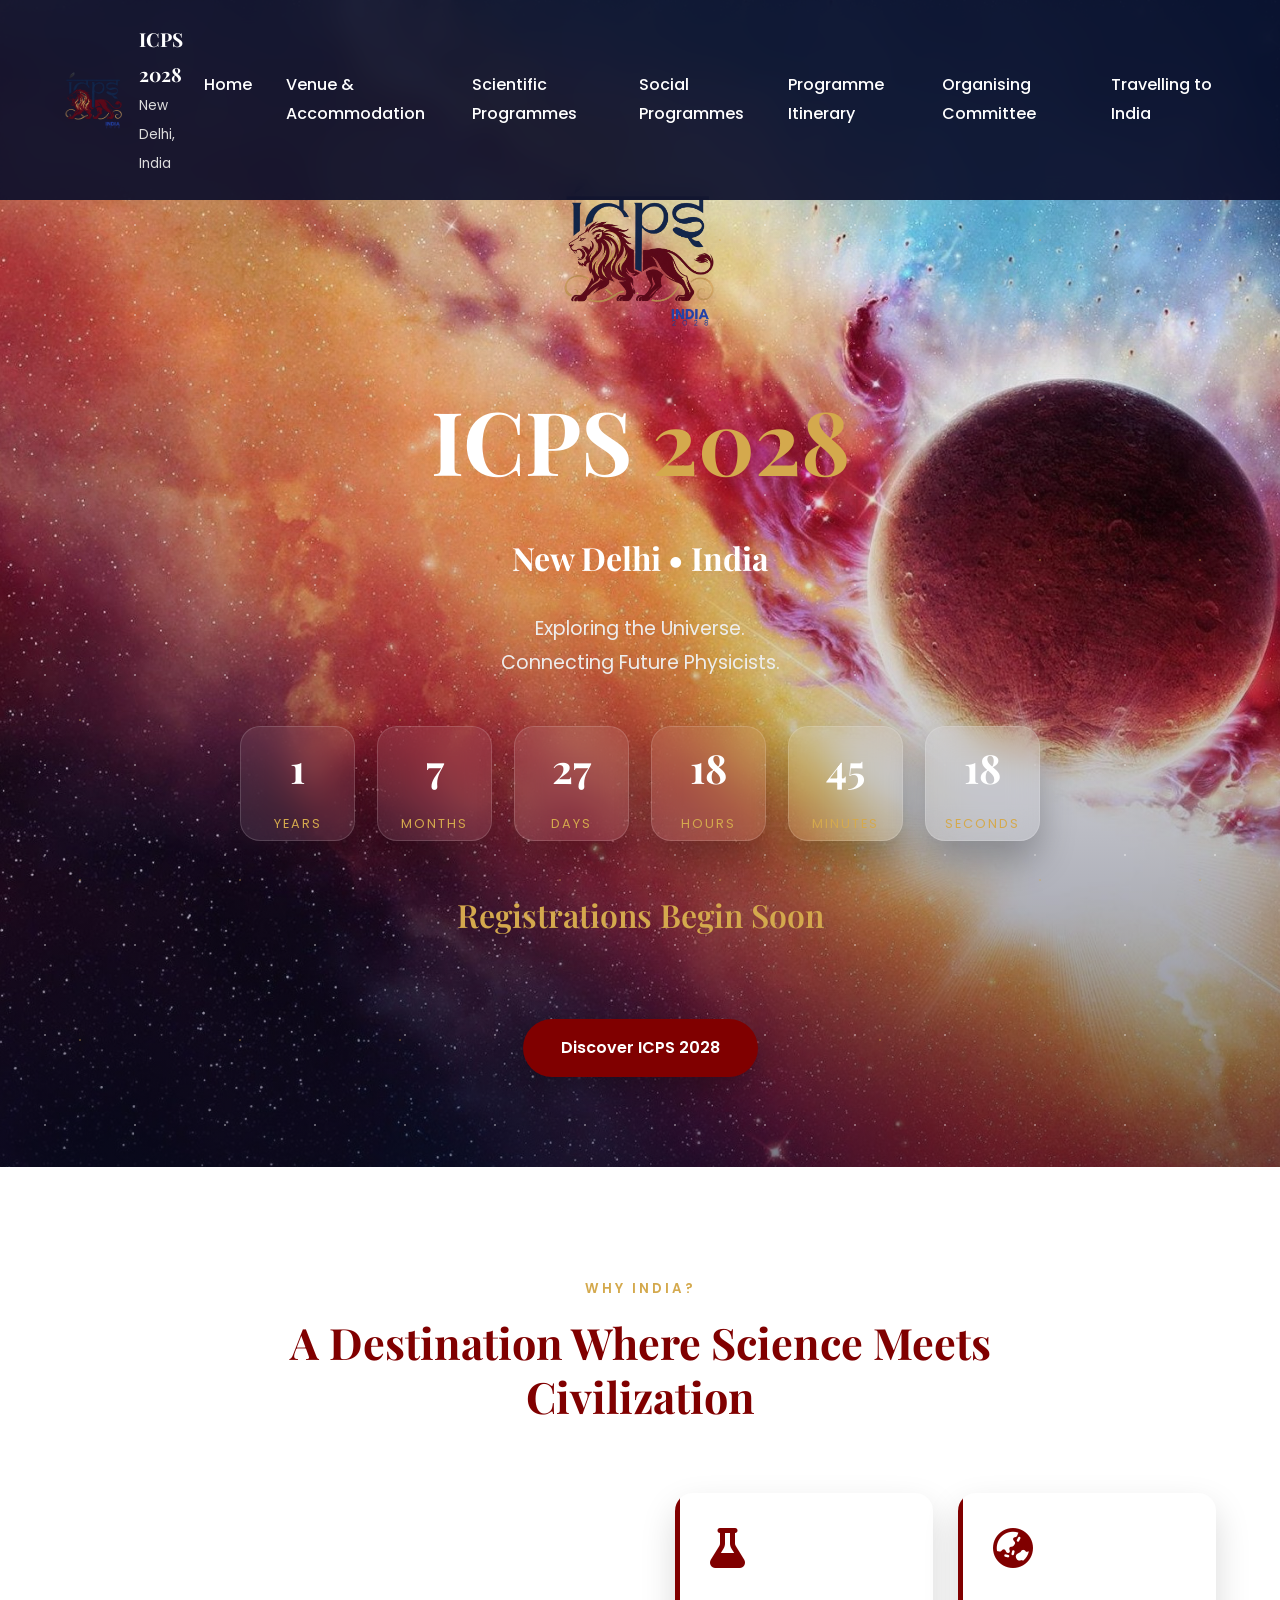
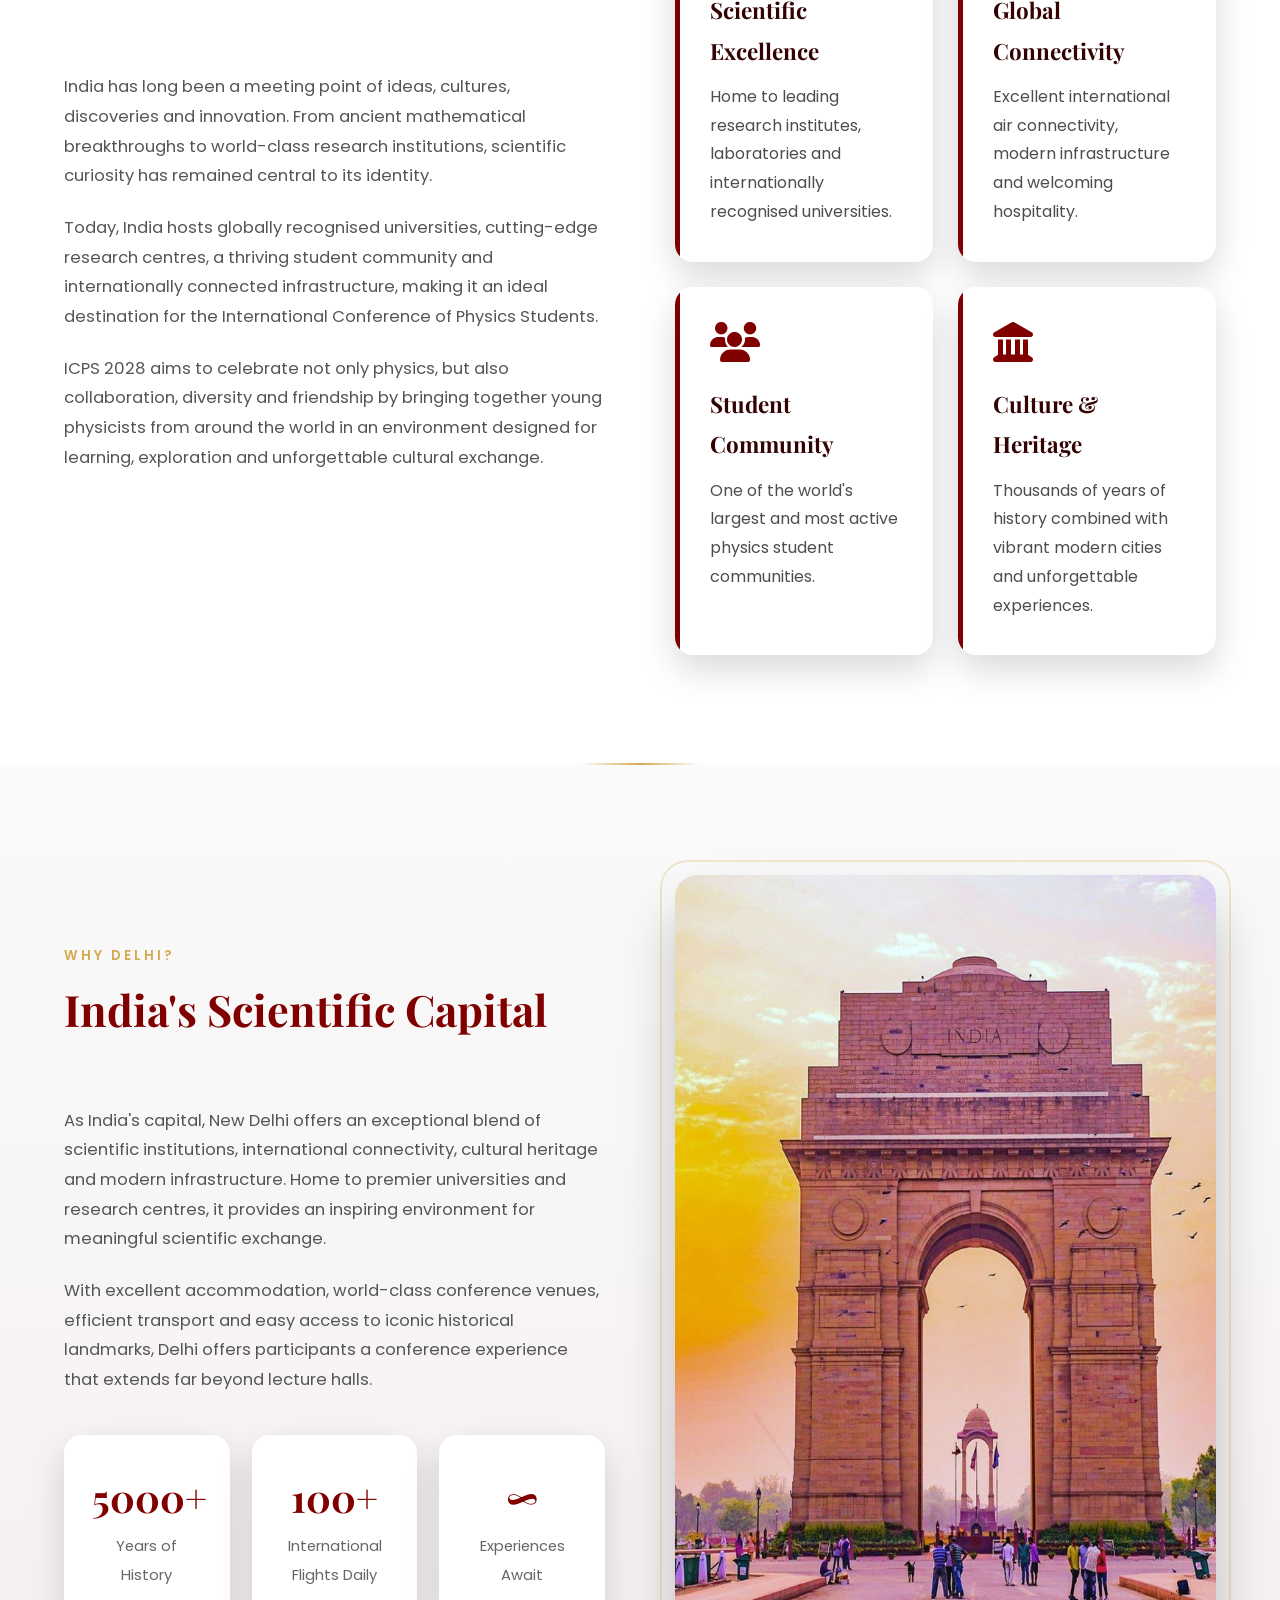
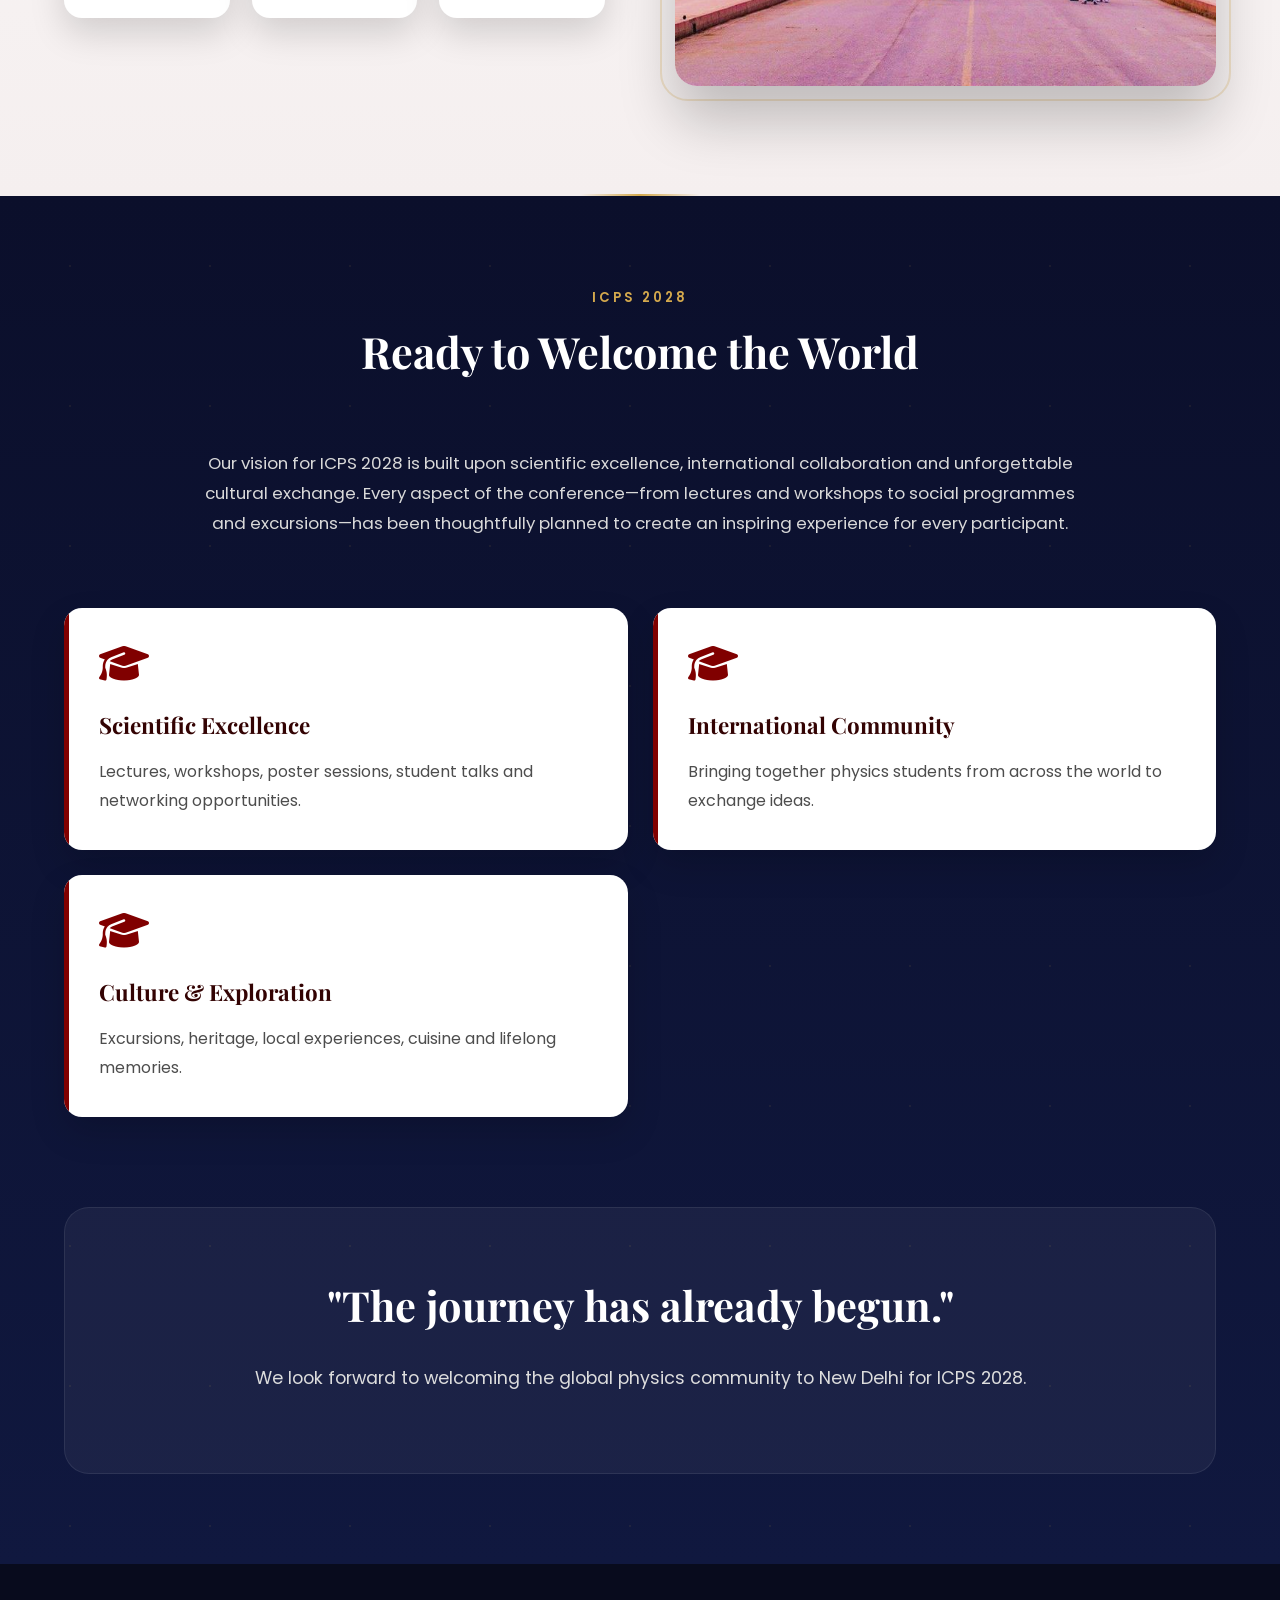
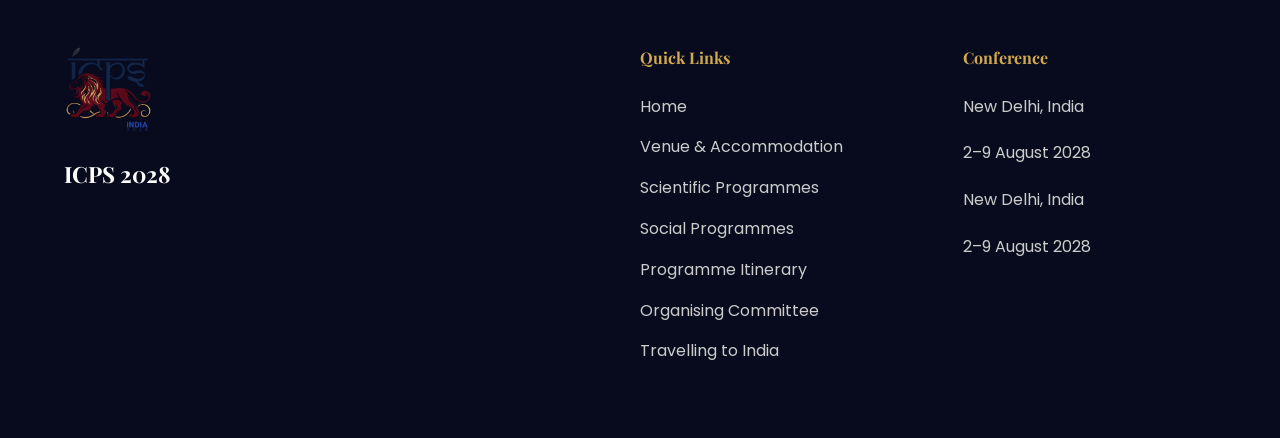
<file: index.html>
<!DOCTYPE html>
<html lang="en">

<head>
    <meta charset="UTF-8">
    <meta http-equiv="X-UA-Compatible" content="IE=edge">
    <meta name="viewport" content="width=device-width, initial-scale=1.0">

    <title>ICPS 2028 | New Delhi, India</title>

    <meta name="description"
        content="Official Bid Website for the International Conference of Physics Students (ICPS) 2028 hosted by India.">

    <link rel="icon" href="images/logo.png">

    <!-- Google Fonts -->
    <link rel="preconnect" href="https://fonts.googleapis.com">
    <link rel="preconnect" href="https://fonts.gstatic.com" crossorigin>

    <link href="https://fonts.googleapis.com/css2?family=Playfair+Display:wght@600;700&family=Poppins:wght@300;400;500;600;700&display=swap"
        rel="stylesheet">

    <!-- Font Awesome -->
    <link rel="stylesheet"
        href="https://cdnjs.cloudflare.com/ajax/libs/font-awesome/6.6.0/css/all.min.css">

    <!-- Main CSS -->
    <link rel="stylesheet" href="css/style.css">
</head>

<body>

    <!-- ========================= -->
    <!-- LOADER -->
    <!-- ========================= -->

    <div id="loader">

        <img src="images/logo.png" alt="ICPS 2028 Logo">

        <h2>ICPS 2028</h2>

        <span>Loading the Journey...</span>

    </div>

    <!-- ========================= -->
    <!-- HEADER -->
    <!-- ========================= -->

    <header id="header">

        <div class="container nav-container">

            <a href="index.html" class="logo">

                <img src="images/logo.png" alt="ICPS Logo">

                <div class="logo-text">
                    <h3>ICPS 2028</h3>
                    <span>New Delhi, India</span>
                </div>

            </a>

            <nav>

                <ul>

                    <li><a class="active" href="index.html">Home</a></li>

                    <li><a href="accommodation.html">Venue & Accommodation</a></li>

                    <li><a href="scientific.html">Scientific Programmes</a></li>

                    <li><a href="social.html">Social Programmes</a></li>

                    <li><a href="schedule.html">Programme Itinerary</a></li>

                    <li><a href="committee.html">Organising Committee</a></li>

                    <li><a href="flights.html">Travelling to India</a></li>

                </ul>

            </nav>

            <div class="mobile-menu">

                <i class="fa-solid fa-bars"></i>

            </div>

        </div>

    </header>

    <!-- ========================= -->
    <!-- HERO -->
    <!-- ========================= -->

    <section class="hero">

        <div class="stars"></div>

        <div class="overlay"></div>

        <img class="hero-bg" src="images/hero-bg.jpg" alt="Cosmos">

<div class="hero-content">

<div class="hero-title">

    <img src="images/logo.png"
         class="hero-logo"
         alt="ICPS 2028 Logo">

    <h1>
        ICPS <span>2028</span>
    </h1>

</div>

    <h2>
        New Delhi • India
    </h2>

    <p class="tagline">
        Exploring the Universe.<br>
        Connecting Future Physicists.
    </p>

<div class="countdown">

    <div class="time-box">
        <h3 id="years">0</h3>
        <span>YEARS</span>
    </div>

    <div class="time-box">
        <h3 id="months">0</h3>
        <span>MONTHS</span>
    </div>

    <div class="time-box">
        <h3 id="days">0</h3>
        <span>DAYS</span>
    </div>

    <div class="time-box">
        <h3 id="hours">0</h3>
        <span>HOURS</span>
    </div>

    <div class="time-box">
        <h3 id="minutes">0</h3>
        <span>MINUTES</span>
    </div>

    <div class="time-box">
        <h3 id="seconds">0</h3>
        <span>SECONDS</span>
    </div>

</div>

    <h3 class="registration">
        Registrations Begin Soon
    </h3>

    <a href="#about" class="scroll-down">
        Discover ICPS 2028
    </a>

</div>
    </section>

    <!-- ========================= -->
    <!-- WHY INDIA -->
    <!-- ========================= -->

    <section id="why-india" class="section">

        <div class="container">

            <div class="section-title">

                <h5>WHY INDIA?</h5>

                <h2>

                    A Destination Where Science Meets Civilization

                </h2>

            </div>

            <div class="two-column">

                <div class="text-content">

                    <p>

                        India has long been a meeting point of ideas, cultures,
                        discoveries and innovation. From ancient mathematical
                        breakthroughs to world-class research institutions,
                        scientific curiosity has remained central to its identity.

                    </p>

                    <p>

                        Today, India hosts globally recognised universities,
                        cutting-edge research centres, a thriving student
                        community and internationally connected infrastructure,
                        making it an ideal destination for the International
                        Conference of Physics Students.

                    </p>

                    <p>

                        ICPS 2028 aims to celebrate not only physics, but also
                        collaboration, diversity and friendship by bringing
                        together young physicists from around the world in an
                        environment designed for learning, exploration and
                        unforgettable cultural exchange.

                    </p>

                </div>

                <div class="feature-grid">

                    <div class="feature-card">

                        <i class="fa-solid fa-flask"></i>

                        <h3>Scientific Excellence</h3>

                        <p>

                            Home to leading research institutes,
                            laboratories and internationally recognised
                            universities.

                        </p>

                    </div>

                    <div class="feature-card">

                        <i class="fa-solid fa-earth-asia"></i>

                        <h3>Global Connectivity</h3>

                        <p>

                            Excellent international air connectivity,
                            modern infrastructure and welcoming
                            hospitality.

                        </p>

                    </div>

                    <div class="feature-card">

                        <i class="fa-solid fa-users"></i>

                        <h3>Student Community</h3>

                        <p>

                            One of the world's largest and most active
                            physics student communities.

                        </p>

                    </div>

                    <div class="feature-card">

                        <i class="fa-solid fa-landmark"></i>

                        <h3>Culture & Heritage</h3>

                        <p>

                            Thousands of years of history combined with
                            vibrant modern cities and unforgettable
                            experiences.

                        </p>

                    </div>

                </div>

            </div>

        </div>

    </section>
    <!-- ========================= -->
    <!-- WHY DELHI -->
    <!-- ========================= -->

    <section class="section alt-section">

        <div class="container">

            <div class="two-column reverse">

                <div class="image-content">

                    <img src="images/delhi.jpg" alt="New Delhi">

                </div>

                <div class="text-content">

                    <div class="section-title left">

                        <h5>WHY DELHI?</h5>

                        <h2>
                            India's Scientific Capital
                        </h2>

                    </div>

                    <p>

                        As India's capital, New Delhi offers an exceptional blend
                        of scientific institutions, international connectivity,
                        cultural heritage and modern infrastructure. Home to
                        premier universities and research centres, it provides an
                        inspiring environment for meaningful scientific exchange.

                    </p>

                    <p>

                        With excellent accommodation, world-class conference
                        venues, efficient transport and easy access to iconic
                        historical landmarks, Delhi offers participants a
                        conference experience that extends far beyond lecture
                        halls.

                    </p>

                    <div class="stats">

                        <div class="stat-box">

                            <h3>5000+</h3>

                            <span>Years of History</span>

                        </div>

                        <div class="stat-box">

                            <h3>100+</h3>

                            <span>International Flights Daily</span>

                        </div>

                        <div class="stat-box">

                            <h3>∞</h3>

                            <span>Experiences Await</span>

                        </div>

                    </div>

                </div>

            </div>

        </div>

    </section>


    <!-- ========================= -->
    <!-- READY SECTION -->
    <!-- ========================= -->

    <section class="readiness">

        <div class="container">

            <div class="section-title">

                <h5>ICPS 2028</h5>

                <h2>
                    Ready to Welcome the World
                </h2>

            </div>

            <p class="readiness-text">

                Our vision for ICPS 2028 is built upon scientific excellence,
                international collaboration and unforgettable cultural exchange.
                Every aspect of the conference—from lectures and workshops to
                social programmes and excursions—has been thoughtfully planned
                to create an inspiring experience for every participant.

            </p>

            <div class="feature-grid">

                <div class="feature-card">

                    <i class="fa-solid fa-graduation-cap"></i>

                    <h3>Scientific Excellence</h3>

                    <p>

                        Lectures, workshops, poster sessions,
                        student talks and networking opportunities.

                    </p>

                </div>

                <div class="feature-card">

                    <i class="fa-solid fa-graduation-cap"></i>

                    <h3>International Community</h3>

                    <p>

                        Bringing together physics students from
                        across the world to exchange ideas.

                    </p>

                </div>

                <div class="feature-card">

                    <i class="fa-solid fa-graduation-cap"></i>

                    <h3>Culture & Exploration</h3>

                    <p>

                        Excursions, heritage, local experiences,
                        cuisine and lifelong memories.

                    </p>

                </div>

            </div>

            <div class="quote-box">

                <h2>

                    "The journey has already begun."

                </h2>

                <p>

                    We look forward to welcoming the global physics community
                    to New Delhi for ICPS 2028.

                </p>

            </div>

        </div>

    </section>


    <!-- ========================= -->
    <!-- FOOTER -->
    <!-- ========================= -->

    <footer>

        <div class="container footer-grid">

            <div>

                <img src="images/logo.png"
                    class="footer-logo"
                    alt="ICPS Logo">

                <h3>ICPS 2028</h3>

            </div>

            <div>

                <h4>Quick Links</h4>

                <ul>

<ul>

<li><a href="index.html">Home</a></li>

<li><a href="accommodation.html">Venue & Accommodation</a></li>

<li><a href="scientific.html">Scientific Programmes</a></li>

<li><a href="social.html">Social Programmes</a></li>

<li><a href="schedule.html">Programme Itinerary</a></li>

<li><a href="committee.html">Organising Committee</a></li>

<li><a href="flights.html">Travelling to India</a></li>

</ul>

                </ul>

            </div>

            <div>

                <h4>Conference</h4>

<p>

New Delhi, India

</p>

<p>

2–9 August 2028

</p>

                <p>

                    New Delhi, India

                </p>

                <p>

                    2–9 August 2028

                </p>

            </div>

        </div>

    </footer>


    <!-- ========================= -->
    <!-- JAVASCRIPT -->
    <!-- ========================= -->

    <script src="js/script.js"></script>

</body>

</html>
</file>
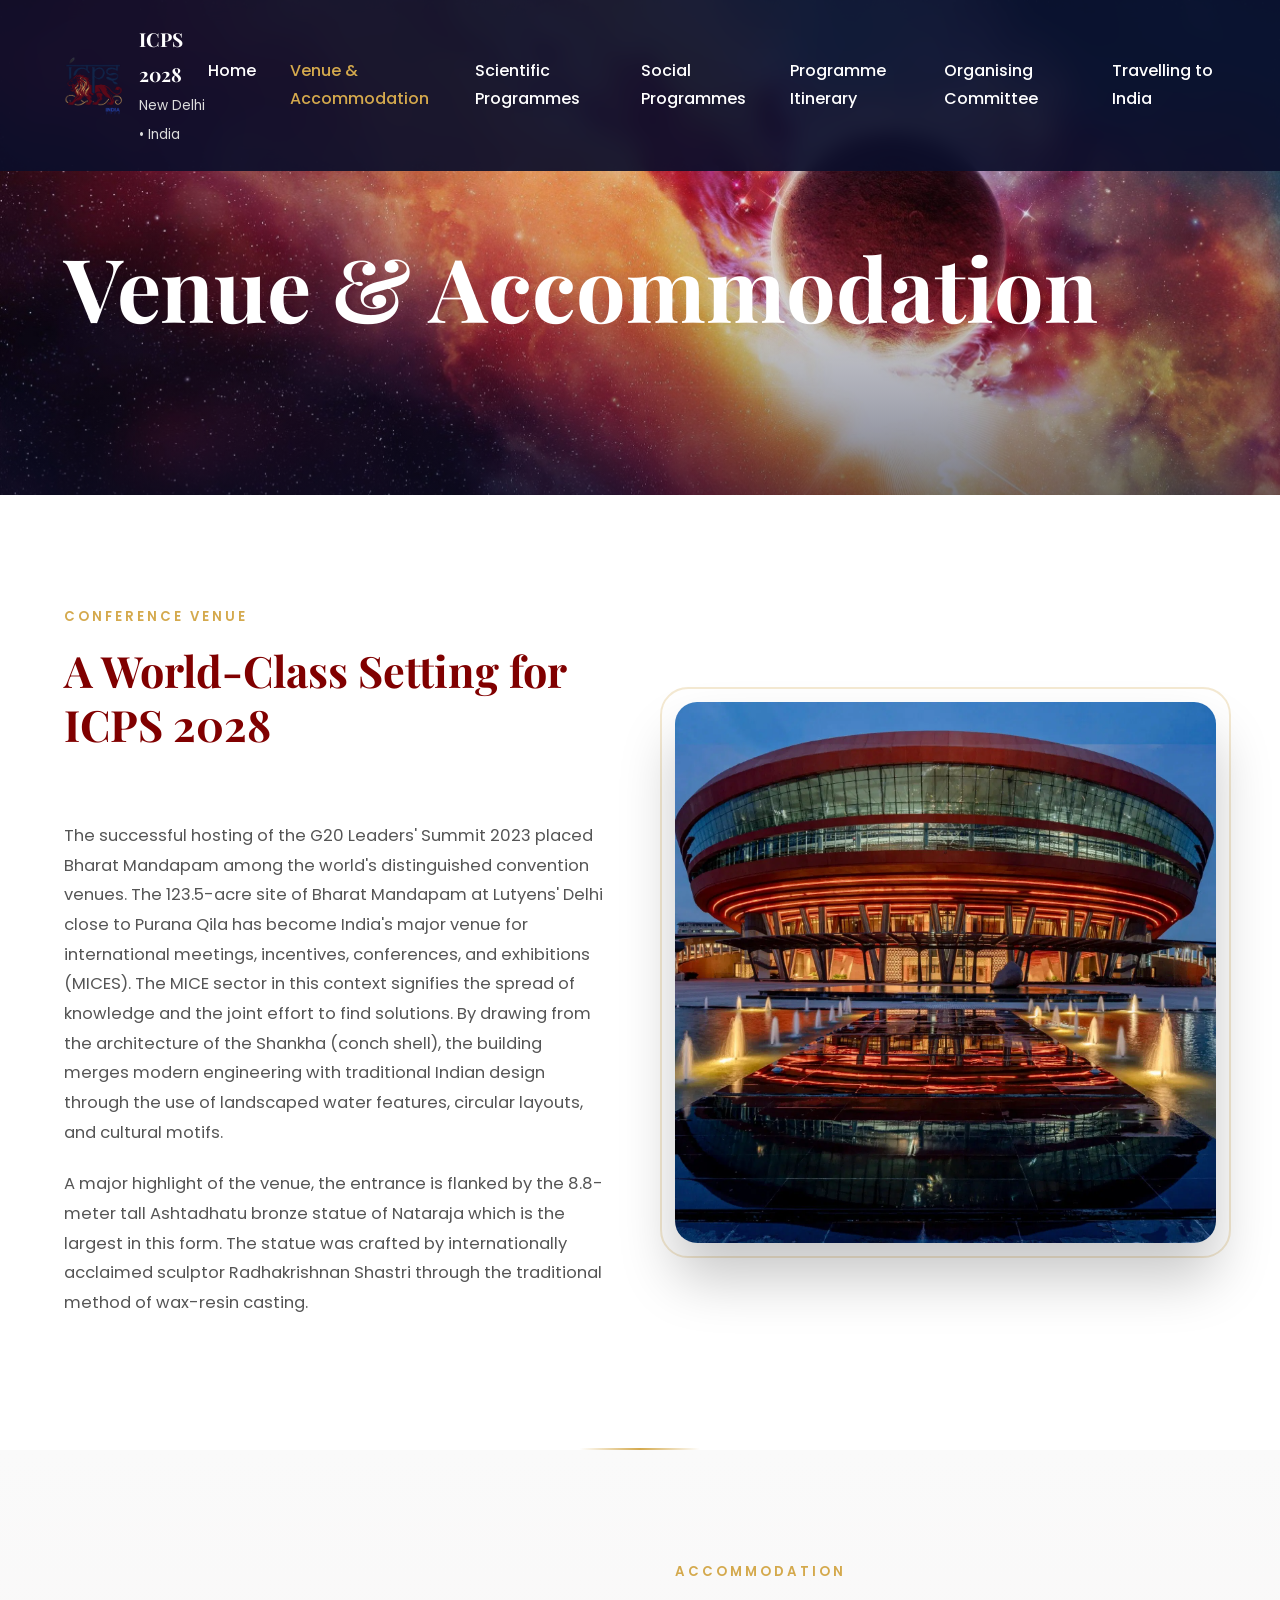
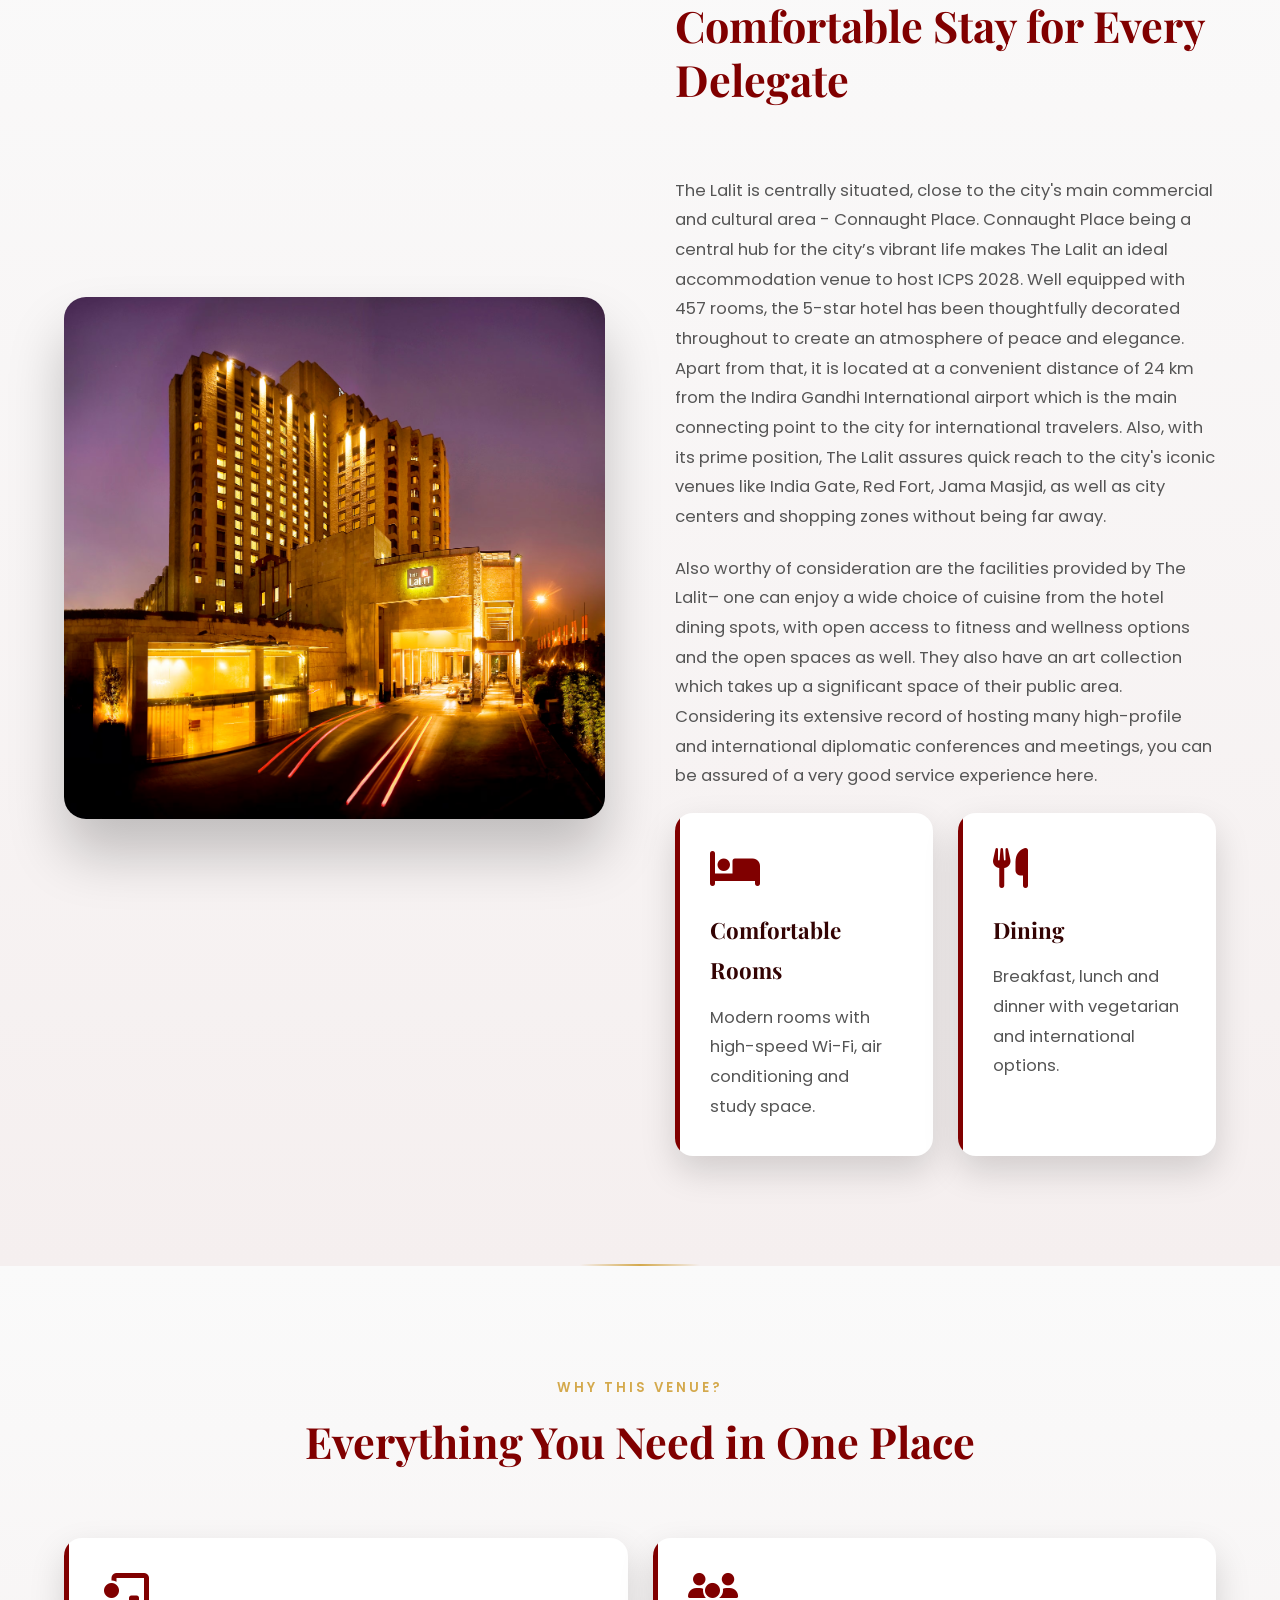
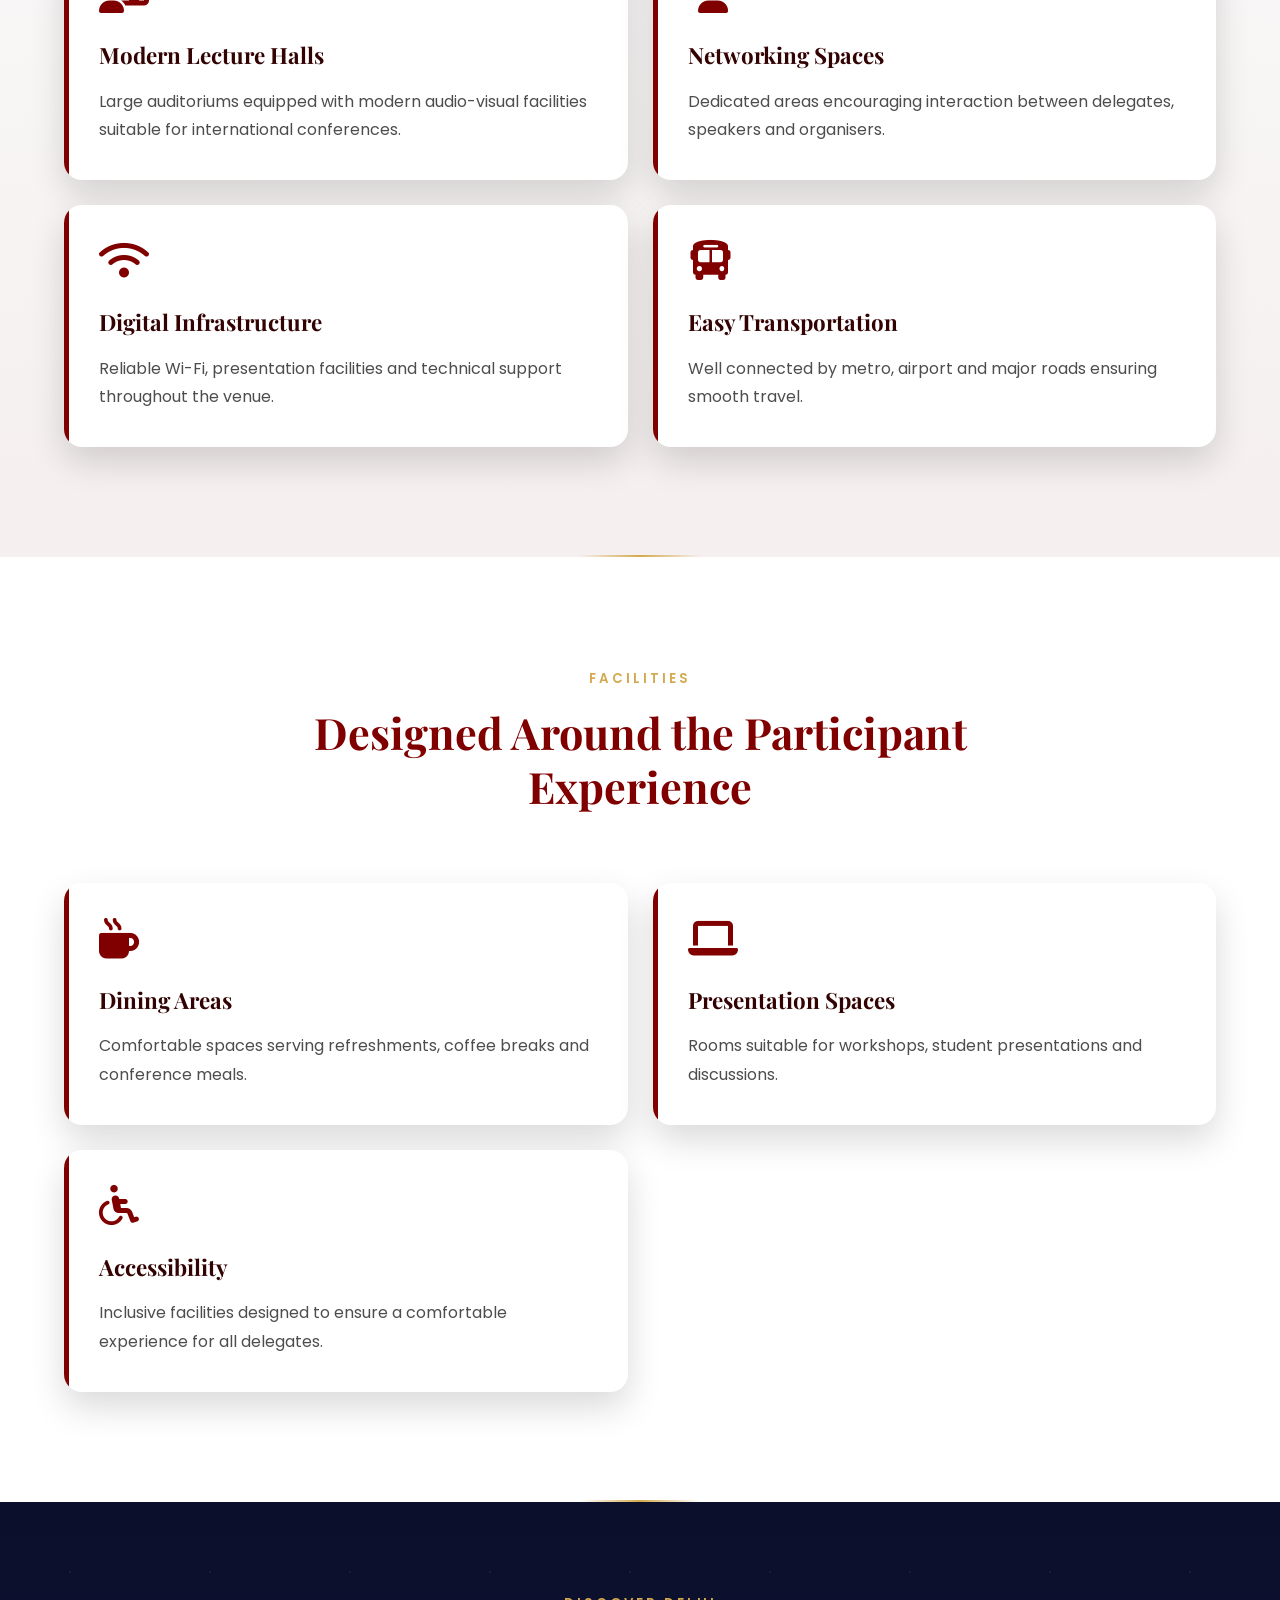
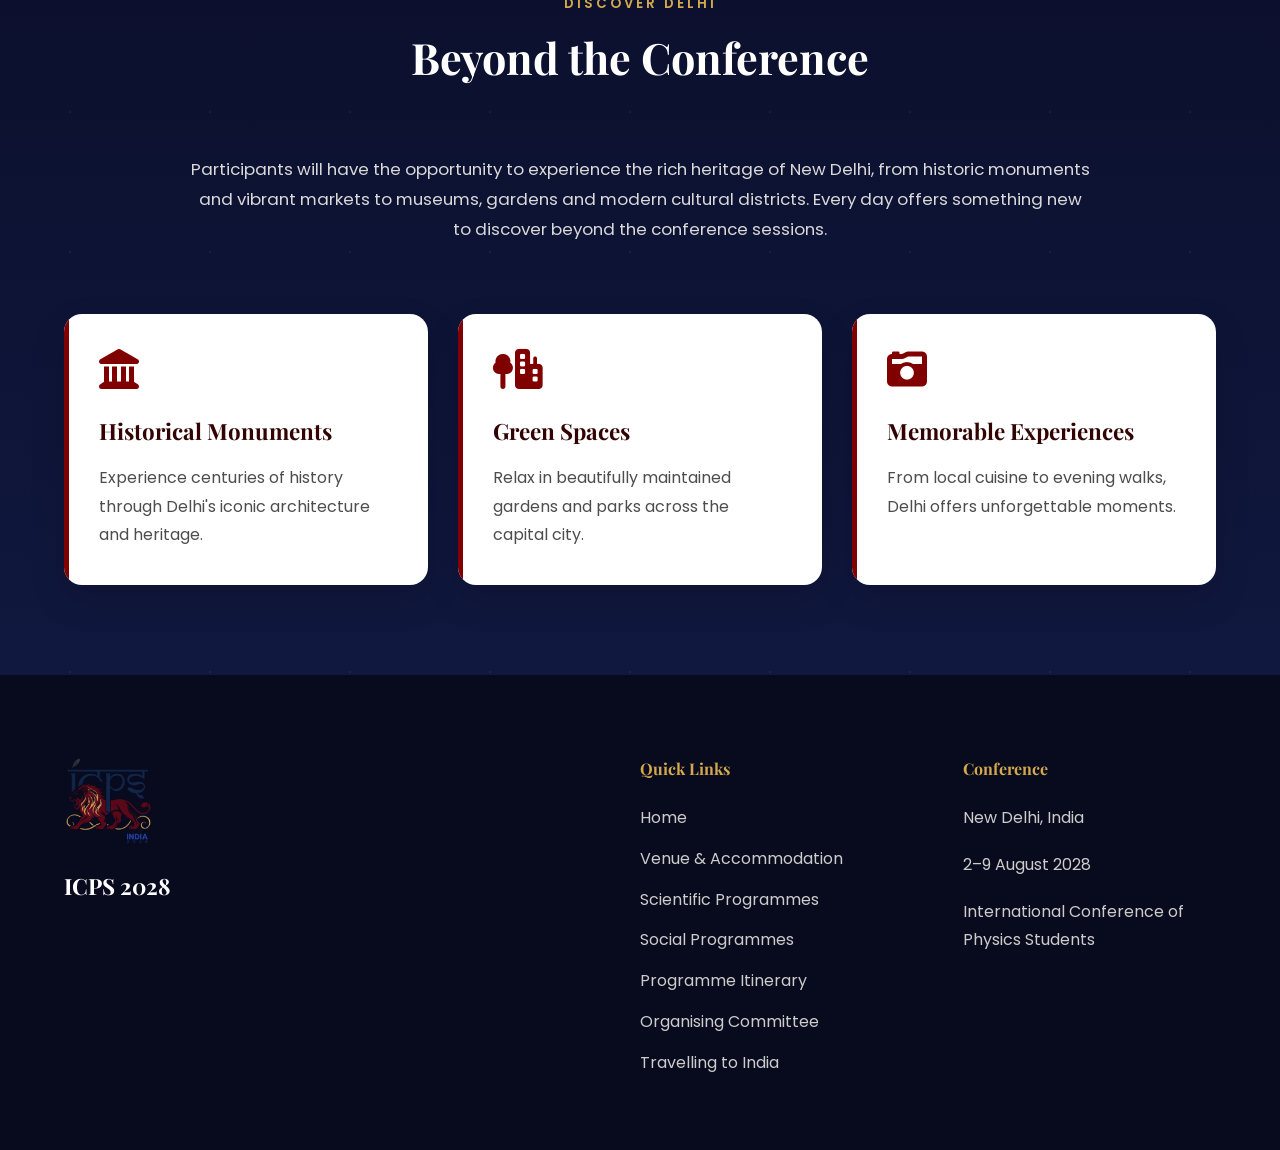
<file: accommodation.html>
<!DOCTYPE html>
<html lang="en">

<head>

    <meta charset="UTF-8">

    <meta http-equiv="X-UA-Compatible" content="IE=edge">

    <meta name="viewport" content="width=device-width, initial-scale=1.0">

    <title>Accommodation & Venue | ICPS 2028</title>

    <link rel="icon" href="images/logo.png">

    <link rel="preconnect" href="https://fonts.googleapis.com">

    <link rel="preconnect" href="https://fonts.gstatic.com" crossorigin>

    <link href="https://fonts.googleapis.com/css2?family=Playfair+Display:wght@600;700&family=Poppins:wght@300;400;500;600;700&display=swap"
        rel="stylesheet">

    <link rel="stylesheet"
        href="https://cdnjs.cloudflare.com/ajax/libs/font-awesome/6.6.0/css/all.min.css">

    <link rel="stylesheet" href="css/style.css">

</head>

<body>

<header id="header">

<div class="container nav-container">

<a href="index.html" class="logo">

<img src="images/logo.png" alt="ICPS Logo">

<div class="logo-text">

<h3>ICPS 2028</h3>

<span>New Delhi • India</span>

</div>

</a>

<nav>

<ul>

<li><a href="index.html">Home</a></li>

<li><a class="active" href="accommodation.html">Venue & Accommodation</a></li>

<li><a href="scientific.html">Scientific Programmes</a></li>

<li><a href="social.html">Social Programmes</a></li>

<li><a href="schedule.html">Programme Itinerary</a></li>

<li><a href="committee.html">Organising Committee</a></li>

<li><a href="flights.html">Travelling to India</a></li>

</ul>

</nav>

<div class="mobile-menu">

<i class="fa-solid fa-bars"></i>

</div>

</div>

</header>



<!-- ================================= -->

<!-- PAGE HERO -->

<!-- ================================= -->

<section class="sub-hero">

<img src="images/hero-bg.jpg" class="hero-bg">

<div class="overlay"></div>

<div class="container">

<h1>

Venue & Accommodation

</h1>


</div>

</section>



<!-- ================================= -->
<!-- CONFERENCE VENUE -->
<!-- ================================= -->

<section class="section">

    <div class="container">

        <div class="two-column reverse">

            <div class="image-content">

                <img src="images/venue.jpg" alt="Conference Venue">

            </div>

            <div class="text-content">

                <div class="section-title left">

                    <h5>CONFERENCE VENUE</h5>

                    <h2>

                        A World-Class Setting for ICPS 2028

                    </h2>

                </div>

                <p>

The successful hosting of the G20 Leaders' Summit 2023 placed Bharat Mandapam among the world's distinguished convention venues. The 123.5-acre site of Bharat Mandapam at Lutyens' Delhi close to Purana Qila has become India's major venue for international meetings, incentives, conferences, and exhibitions (MICES). The MICE sector in this context signifies the spread of knowledge and the joint effort to find solutions. By drawing from the architecture of the Shankha (conch shell), the building merges modern engineering with traditional Indian design through the use of landscaped water features, circular layouts, and cultural motifs.

                </p>

                <p>

A major highlight of the venue, the entrance is flanked by the 8.8-meter tall Ashtadhatu bronze statue of Nataraja which is the largest in this form. The statue was crafted by internationally acclaimed sculptor Radhakrishnan Shastri through the traditional method of wax-resin casting.

                </p>

            </div>

        </div>

    </div>

</section>


<!-- ================================= -->

<!-- ACCOMMODATION -->

<!-- ================================= -->

<section class="section alt-section">

<div class="container">

<div class="two-column">

<div class="image-content">

<img src="images/accommodation.jpg"
alt="Accommodation">

</div>

<div class="text-content">

<div class="section-title left">

<h5>ACCOMMODATION</h5>

<h2>

Comfortable Stay for Every Delegate

</h2>

</div>

<p>

The Lalit is centrally situated, close to the city's main commercial and cultural area - Connaught Place. Connaught Place being a central hub for the city’s vibrant life makes The Lalit an ideal accommodation venue to host ICPS 2028.

Well equipped with 457 rooms, the 5-star hotel has been thoughtfully decorated throughout to create an atmosphere of peace and elegance. Apart from that, it is located at a convenient distance of 24 km from the Indira Gandhi International airport which is the main connecting point to the city for international travelers. Also, with its prime position, The Lalit assures quick reach to the city's iconic venues like India Gate, Red Fort, Jama Masjid, as well as city centers and shopping zones without being far away.
</p>

<p>

Also worthy of consideration are the facilities provided by The Lalit– one can enjoy a wide choice of cuisine from the hotel dining spots, with open access to fitness and wellness options and the open spaces as well. They also have an art collection which takes up a significant space of their public area. Considering its extensive record of hosting many high-profile and international diplomatic conferences and meetings, you can be assured of a very good service experience here.

</p>

<div class="feature-grid">

<div class="feature-card">

<i class="fa-solid fa-bed"></i>

<h3>

Comfortable Rooms

</h3>

<p>

Modern rooms with high-speed Wi-Fi,
air conditioning and study space.

</p>

</div>

<div class="feature-card">

<i class="fa-solid fa-utensils"></i>

<h3>

Dining

</h3>

<p>

Breakfast, lunch and dinner with
vegetarian and international options.

</p>

</div>

</div>

</div>

</div>

</div>

</section>


<!-- ================================= -->
<!-- VENUE HIGHLIGHTS -->
<!-- ================================= -->

<section class="section alt-section">

<div class="container">

<div class="section-title">

<h5>WHY THIS VENUE?</h5>

<h2>

Everything You Need in One Place

</h2>

</div>

<div class="feature-grid">

<div class="feature-card">

<i class="fa-solid fa-chalkboard-user"></i>

<h3>

Modern Lecture Halls

</h3>

<p>

Large auditoriums equipped with modern
audio-visual facilities suitable for
international conferences.

</p>

</div>

<div class="feature-card">

<i class="fa-solid fa-users"></i>

<h3>

Networking Spaces

</h3>

<p>

Dedicated areas encouraging interaction
between delegates, speakers and organisers.

</p>

</div>

<div class="feature-card">

<i class="fa-solid fa-wifi"></i>

<h3>

Digital Infrastructure

</h3>

<p>

Reliable Wi-Fi, presentation facilities
and technical support throughout the venue.

</p>

</div>

<div class="feature-card">

<i class="fa-solid fa-bus"></i>

<h3>

Easy Transportation

</h3>

<p>

Well connected by metro, airport and
major roads ensuring smooth travel.

</p>

</div>

</div>

</div>

</section>



<!-- ================================= -->
<!-- FACILITIES -->
<!-- ================================= -->

<section class="section">

<div class="container">

<div class="section-title">

<h5>FACILITIES</h5>

<h2>

Designed Around the Participant Experience

</h2>

</div>

<div class="feature-grid">

<div class="feature-card">

<i class="fa-solid fa-mug-hot"></i>

<h3>

Dining Areas

</h3>

<p>

Comfortable spaces serving refreshments,
coffee breaks and conference meals.

</p>

</div>

<div class="feature-card">

<i class="fa-solid fa-laptop"></i>

<h3>

Presentation Spaces

</h3>

<p>

Rooms suitable for workshops,
student presentations and discussions.

</p>

</div>

<div class="feature-card">

<i class="fa-solid fa-wheelchair"></i>

<h3>

Accessibility

</h3>

<p>

Inclusive facilities designed to ensure
a comfortable experience for all delegates.

</p>

</div>

</div>

</div>

</section>



<!-- ================================= -->
<!-- EXPLORE DELHI -->
<!-- ================================= -->

<section class="readiness">

<div class="container">

<div class="section-title">

<h5>DISCOVER DELHI</h5>

<h2>

Beyond the Conference

</h2>

</div>

<p class="readiness-text">

Participants will have the opportunity to
experience the rich heritage of New Delhi,
from historic monuments and vibrant markets
to museums, gardens and modern cultural
districts. Every day offers something new
to discover beyond the conference sessions.

</p>

<div class="ready-grid">

<div class="feature-card">

<i class="fa-solid fa-landmark"></i>

<h3>

Historical Monuments

</h3>

<p>

Experience centuries of history through
Delhi's iconic architecture and heritage.

</p>

</div>

<div class="feature-card">

<i class="fa-solid fa-tree-city"></i>

<h3>

Green Spaces

</h3>

<p>

Relax in beautifully maintained gardens
and parks across the capital city.

</p>

</div>

<div class="feature-card">

<i class="fa-solid fa-camera-retro"></i>

<h3>

Memorable Experiences

</h3>

<p>

From local cuisine to evening walks,
Delhi offers unforgettable moments.

</p>

</div>

</div>

</div>

</section>



<!-- ================================= -->
<!-- FOOTER -->
<!-- ================================= -->

<footer>

<div class="container footer-grid">

<div>

<img src="images/logo.png"
class="footer-logo"
alt="ICPS Logo">

<h3>

ICPS 2028

</h3>

</div>

<div>

<h4>

Quick Links

</h4>

<ul>

<li><a href="index.html">Home</a></li>

<li><a href="accommodation.html">Venue & Accommodation</a></li>

<li><a href="scientific.html">Scientific Programmes</a></li>

<li><a href="social.html">Social Programmes</a></li>

<li><a href="schedule.html">Programme Itinerary</a></li>

<li><a href="committee.html">Organising Committee</a></li>

<li><a href="flights.html">Travelling to India</a></li>

</ul>

</div>

<div>

<h4>

Conference

</h4>

<p>

New Delhi, India

</p>

<p>

2–9 August 2028

</p>

<p>

International Conference of
Physics Students

</p>

</div>

</div>

</footer>

<script src="js/script.js"></script>

</body>

</html>
</file>
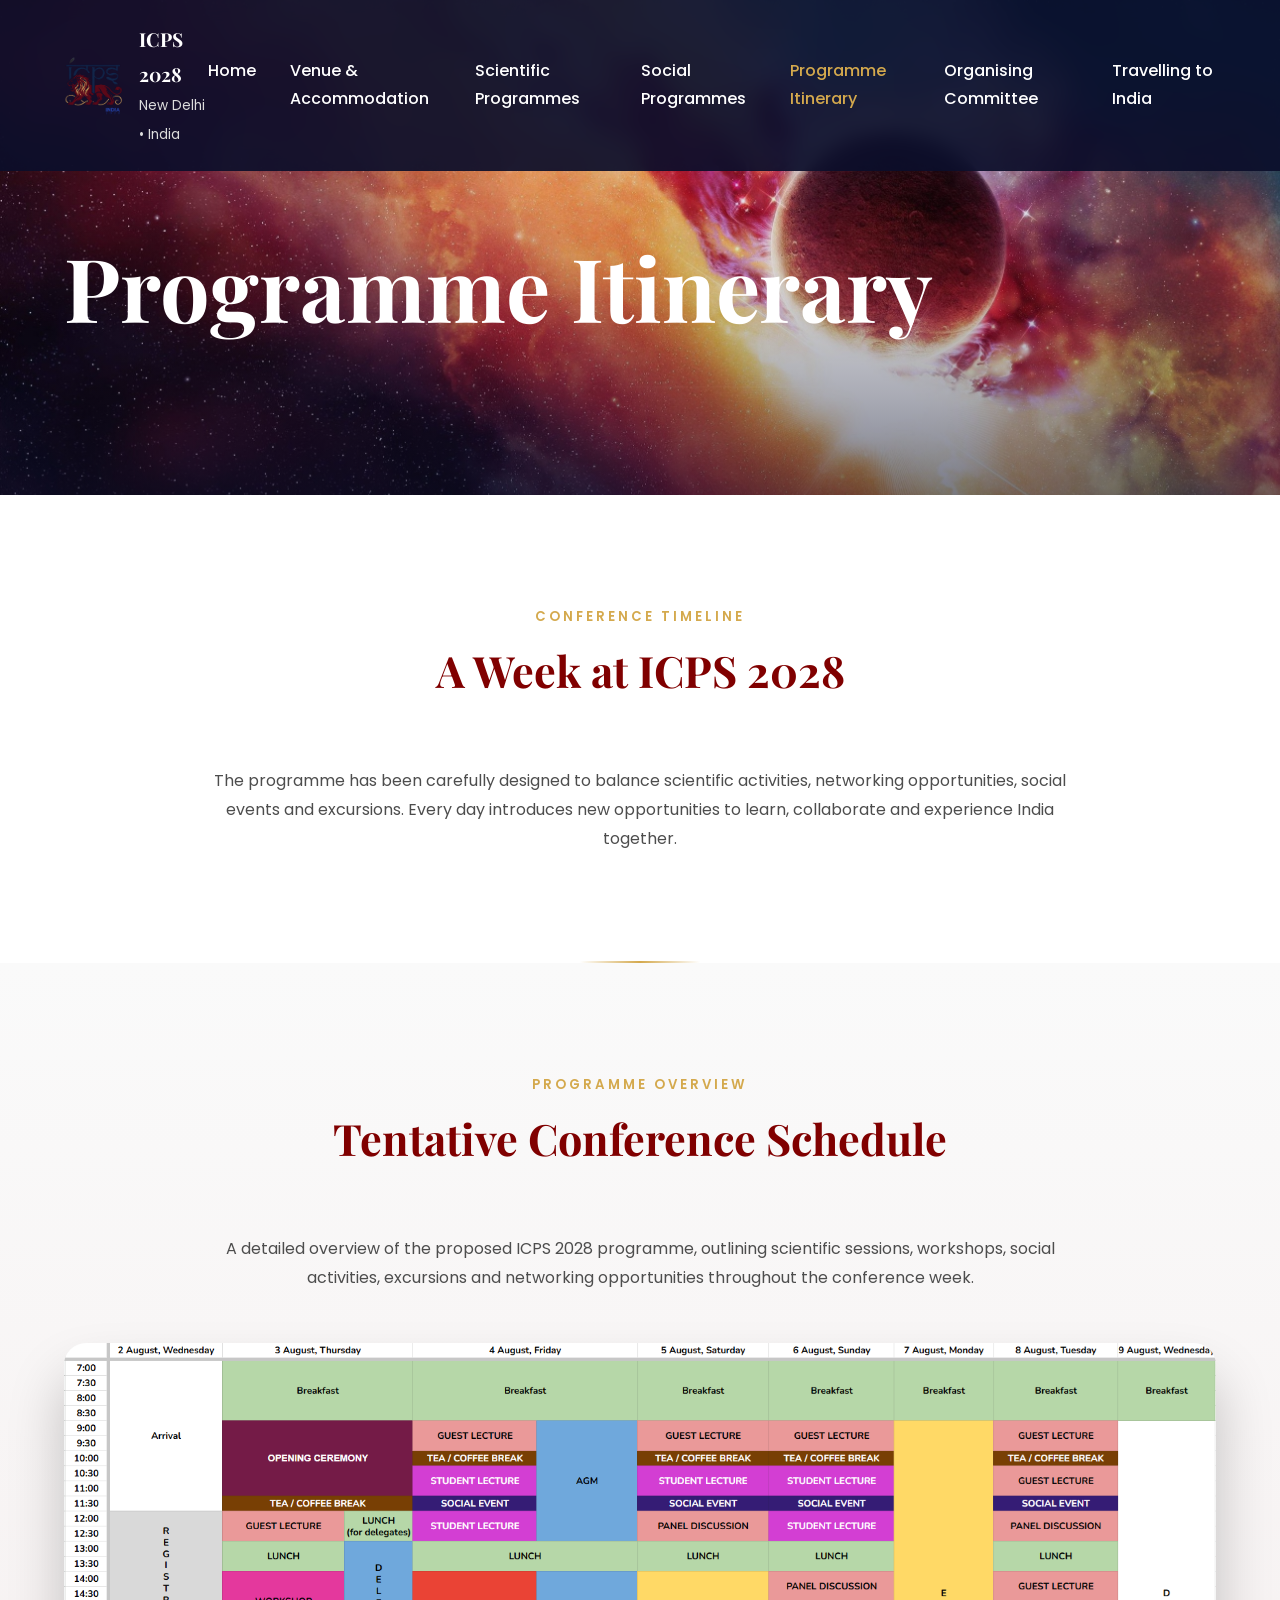
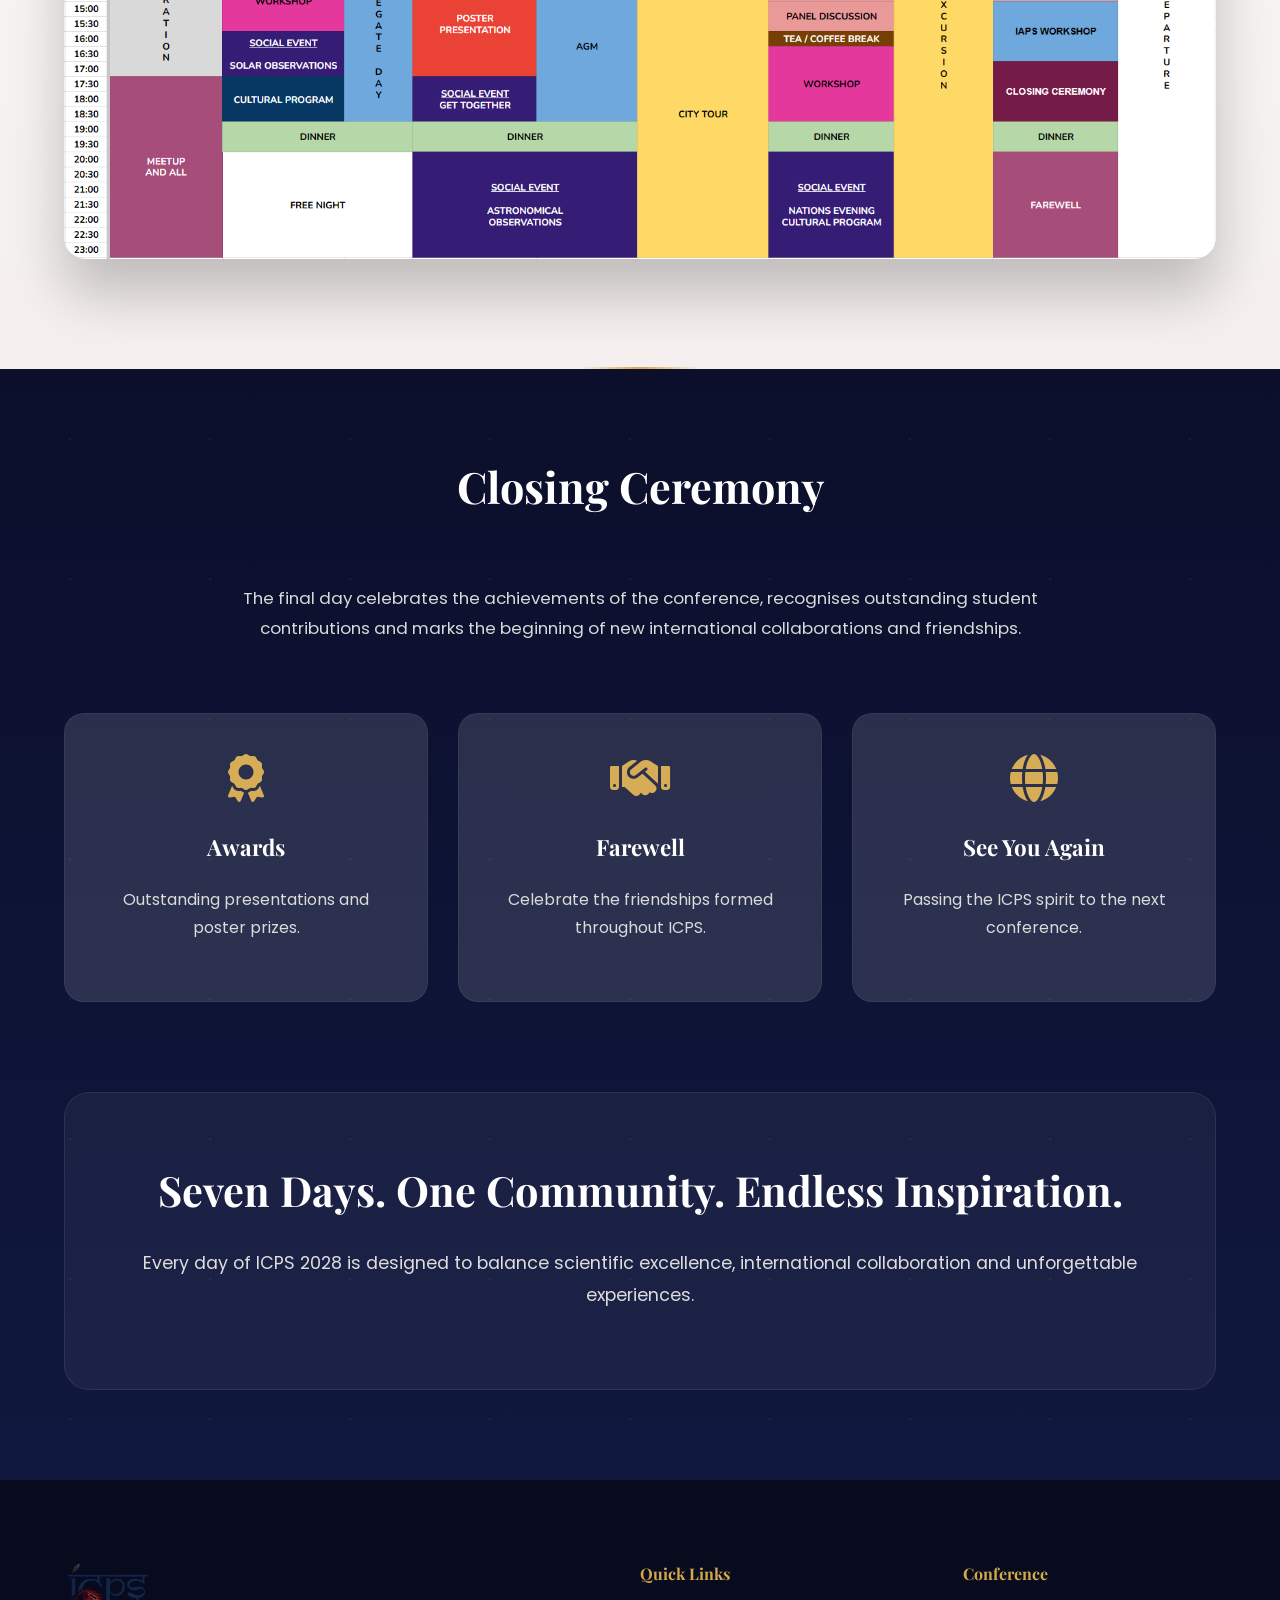
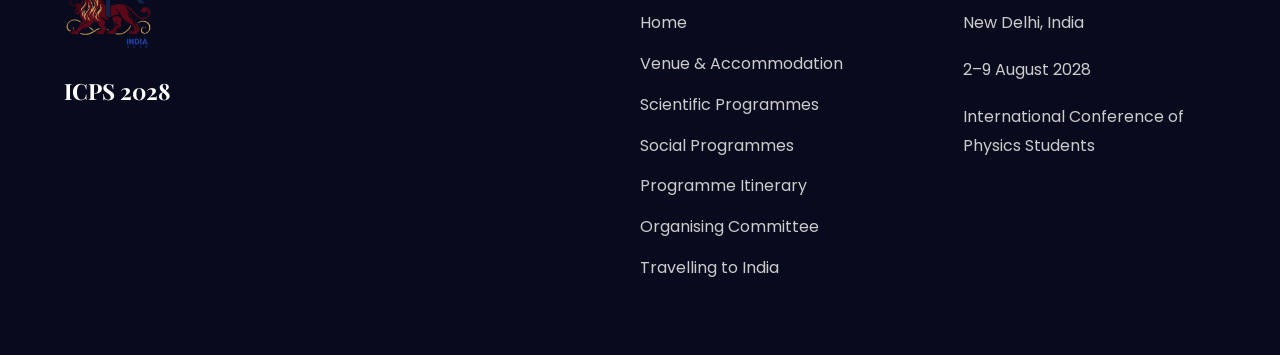
<file: schedule.html>
<!DOCTYPE html>
<html lang="en">

<head>

<meta charset="UTF-8">
<meta name="viewport" content="width=device-width, initial-scale=1.0">

<title>Programme Schedule | ICPS 2028</title>

<link rel="icon" href="images/logo.png">

<link rel="preconnect" href="https://fonts.googleapis.com">
<link rel="preconnect" href="https://fonts.gstatic.com" crossorigin>

<link href="https://fonts.googleapis.com/css2?family=Playfair+Display:wght@600;700&family=Poppins:wght@300;400;500;600;700&display=swap"
rel="stylesheet">

<link rel="stylesheet"
href="https://cdnjs.cloudflare.com/ajax/libs/font-awesome/6.6.0/css/all.min.css">

<link rel="stylesheet"
href="css/style.css">

</head>

<body>

<header id="header">

<div class="container nav-container">

<a href="index.html" class="logo">

<img src="images/logo.png" alt="ICPS Logo">

<div class="logo-text">

<h3>ICPS 2028</h3>

<span>New Delhi • India</span>

</div>

</a>

<nav>

<ul>

<li><a href="index.html">Home</a></li>

<li><a href="accommodation.html">Venue & Accommodation</a></li>

<li><a href="scientific.html">Scientific Programmes</a></li>

<li><a href="social.html">Social Programmes</a></li>

<li><a class="active" href="schedule.html">Programme Itinerary</a></li>

<li><a href="committee.html">Organising Committee</a></li>

<li><a href="flights.html">Travelling to India</a></li>

</ul>

</nav>

<div class="mobile-menu">

<i class="fa-solid fa-bars"></i>

</div>

</div>

</header>



<!-- HERO -->

<section class="sub-hero">

<img src="images/hero-bg.jpg"
class="hero-bg">

<div class="overlay"></div>

<div class="container">

<h1>

Programme Itinerary

</h1>

</div>

</section>



<!-- INTRO -->

<section class="section">

<div class="container">

<div class="section-title">

<h5>

CONFERENCE TIMELINE

</h5>

<h2>

A Week at ICPS 2028

</h2>

</div>

<p style="max-width:900px;margin:auto;text-align:center;">

The programme has been carefully designed to balance
scientific activities, networking opportunities,
social events and excursions. Every day introduces
new opportunities to learn, collaborate and experience
India together.

</p>

</div>

</section>



<!-- ================================= -->
<!-- DETAILED PROGRAMME -->
<!-- ================================= -->

<section class="section alt-section">

    <div class="container">

        <div class="section-title">

            <h5>

                PROGRAMME OVERVIEW

            </h5>

            <h2>

                Tentative Conference Schedule

            </h2>

        </div>

        <p style="max-width:900px; margin:auto; text-align:center; margin-bottom:50px;">

            A detailed overview of the proposed ICPS 2028 programme, outlining
            scientific sessions, workshops, social activities, excursions and
            networking opportunities throughout the conference week.

        </p>

        <div class="image-content">

            <img src="images/schedule.png"
                 alt="ICPS 2028 Programme Schedule">

        </div>

    </div>

</section>


<!-- ================================= -->
<!-- Closing -->
<!-- ================================= -->

<section class="readiness">

<div class="container">

<div class="section-title">

<h2>

Closing Ceremony

</h2>

</div>

<p class="readiness-text">

The final day celebrates the achievements of the conference,
recognises outstanding student contributions and marks the
beginning of new international collaborations and friendships.

</p>

<div class="ready-grid">

<div class="ready-card">

<i class="fa-solid fa-award"></i>

<h3>

Awards

</h3>

<p>

Outstanding presentations
and poster prizes.

</p>

</div>

<div class="ready-card">

<i class="fa-solid fa-handshake"></i>

<h3>

Farewell

</h3>

<p>

Celebrate the friendships
formed throughout ICPS.

</p>

</div>

<div class="ready-card">

<i class="fa-solid fa-globe"></i>

<h3>

See You Again

</h3>

<p>

Passing the ICPS spirit
to the next conference.

</p>

</div>

</div>

<div class="quote-box">

<h2>

Seven Days.
One Community.
Endless Inspiration.

</h2>

<p>

Every day of ICPS 2028 is designed to balance scientific excellence,
international collaboration and unforgettable experiences.

</p>

</div>

</div>

</section>



<!-- ================================= -->
<!-- FOOTER -->
<!-- ================================= -->

<footer>

<div class="container footer-grid">

<div>

<img src="images/logo.png"
class="footer-logo"
alt="ICPS Logo">

<h3>

ICPS 2028

</h3>

</div>

<div>

<h4>

Quick Links

</h4>

<ul>

<li><a href="index.html">Home</a></li>

<li><a href="accommodation.html">Venue & Accommodation</a></li>

<li><a href="scientific.html">Scientific Programmes</a></li>

<li><a href="social.html">Social Programmes</a></li>

<li><a href="schedule.html">Programme Itinerary</a></li>

<li><a href="committee.html">Organising Committee</a></li>

<li><a href="flights.html">Travelling to India</a></li>

</ul>

</div>

<div>

<h4>

Conference

</h4>

<p>

New Delhi, India

</p>

<p>

2–9 August 2028

</p>

<p>

International Conference of
Physics Students

</p>

</div>

</div>

</footer>

<script src="js/script.js"></script>

</body>
</html>
</file>
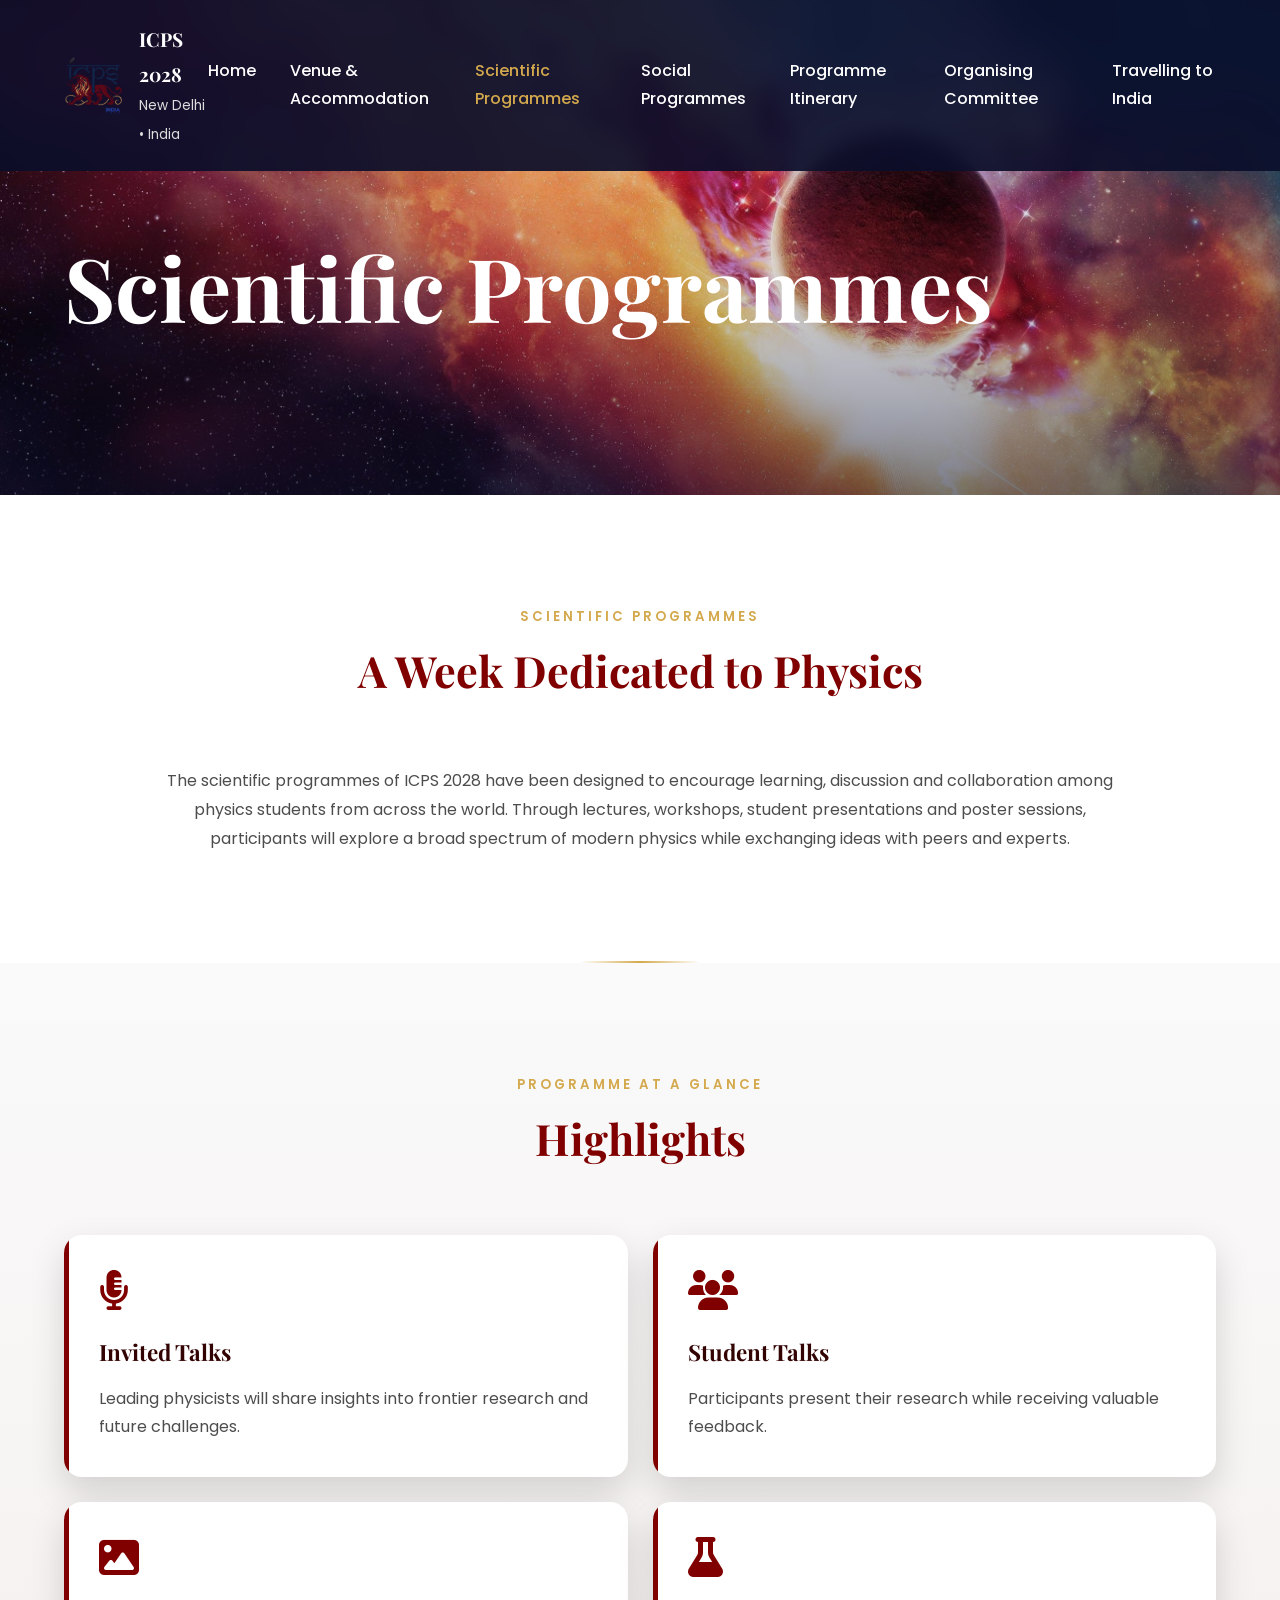
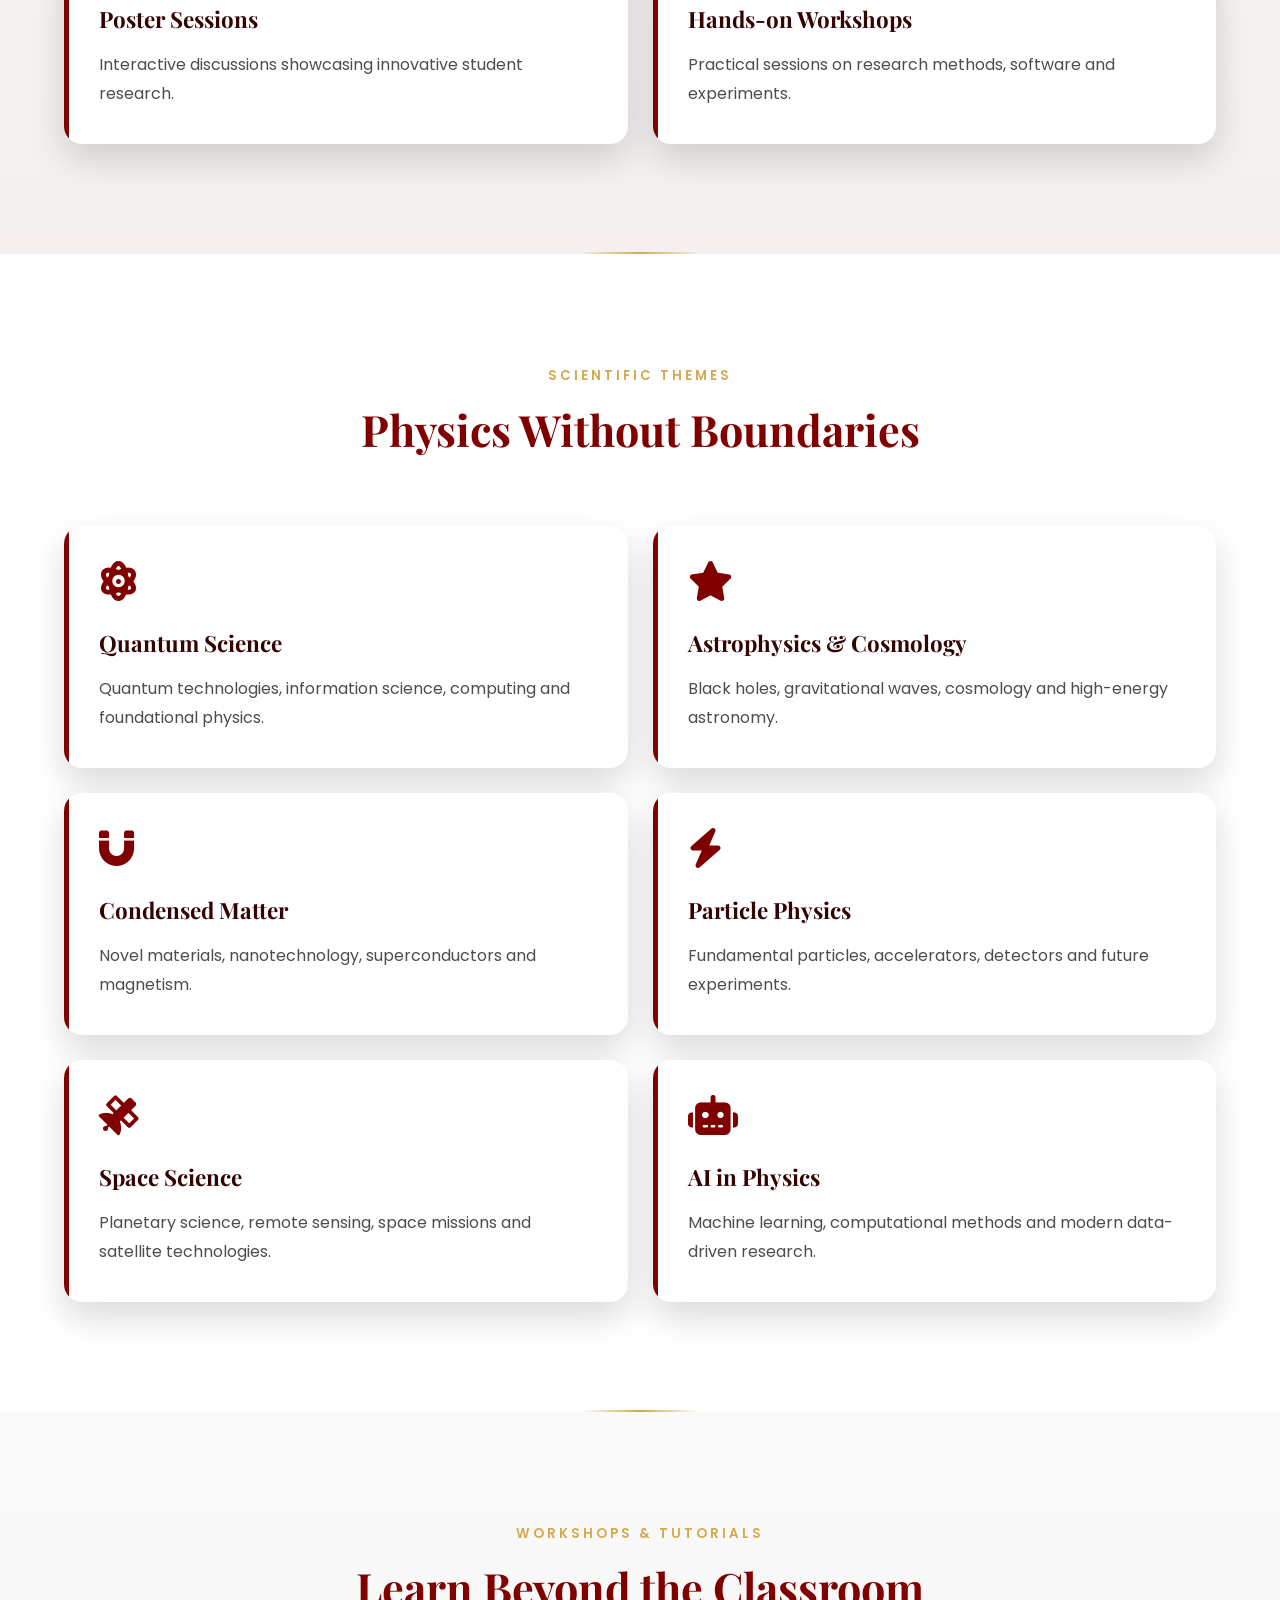
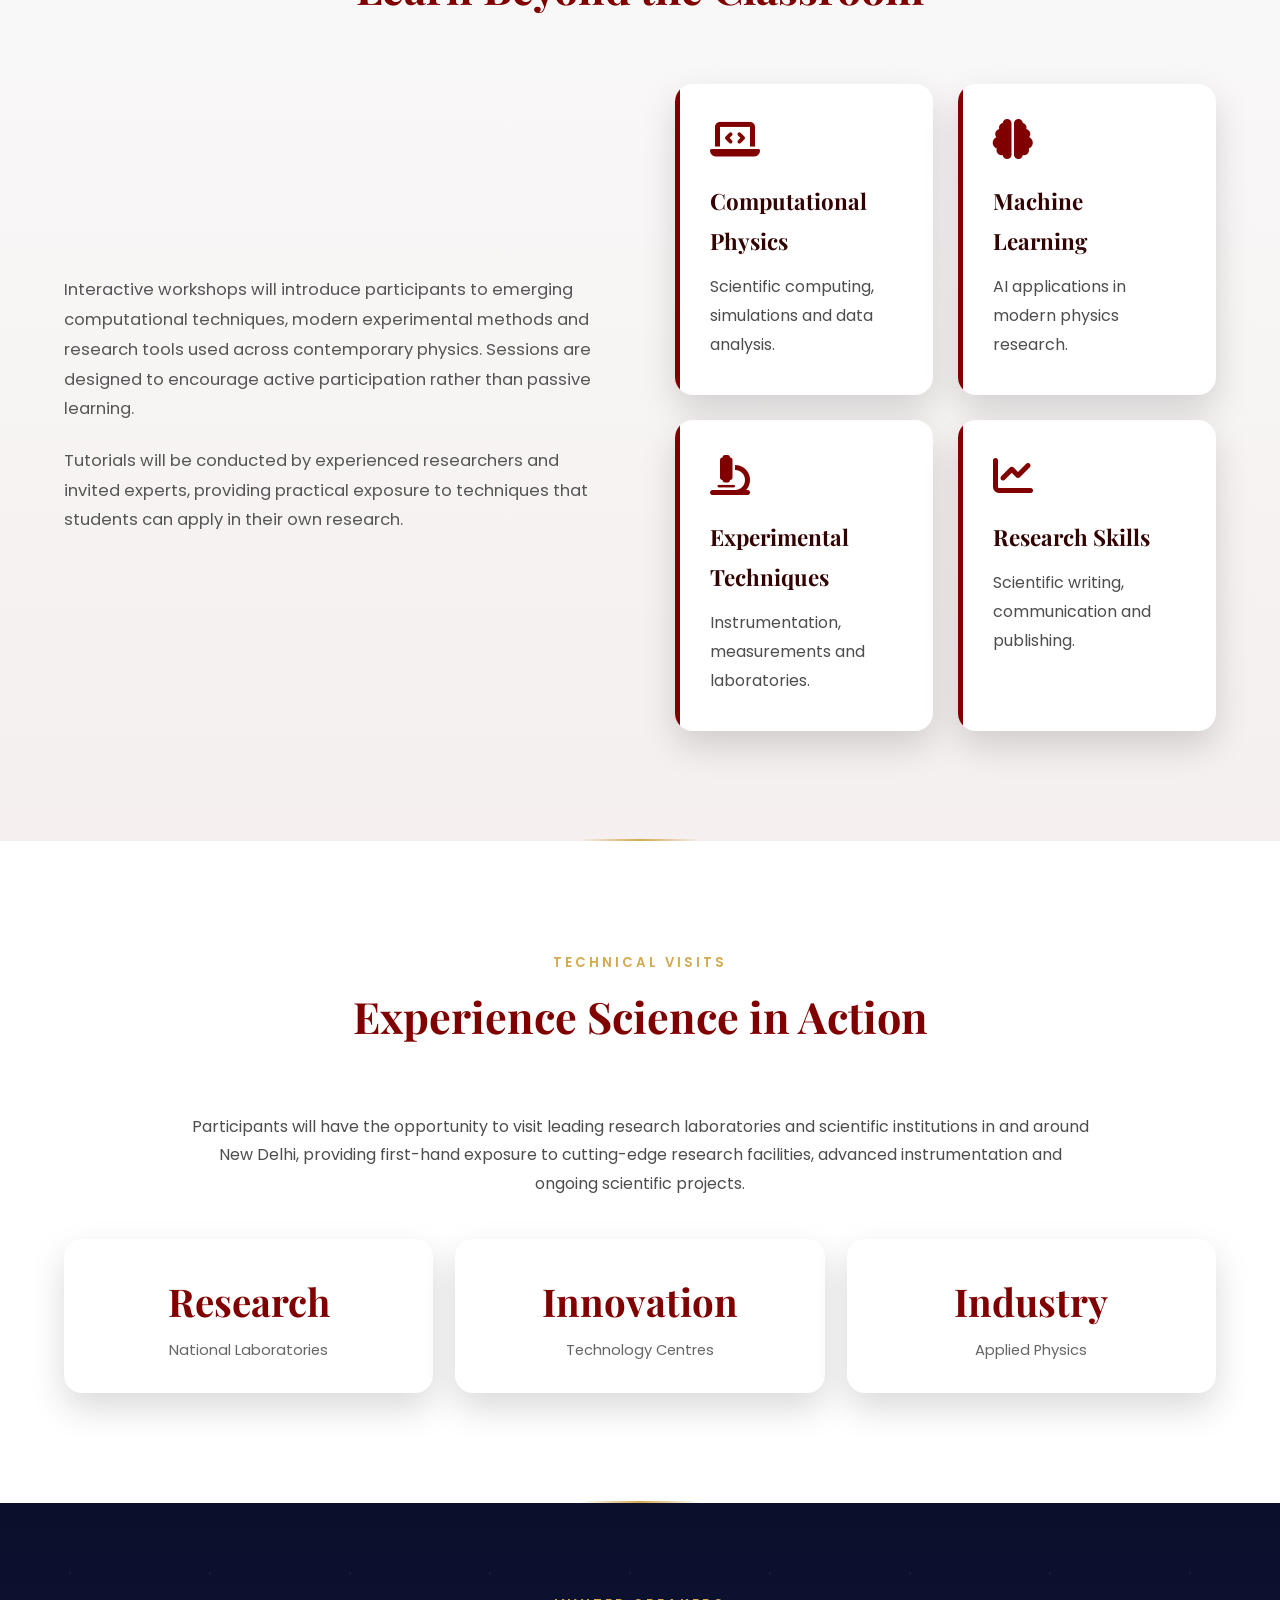
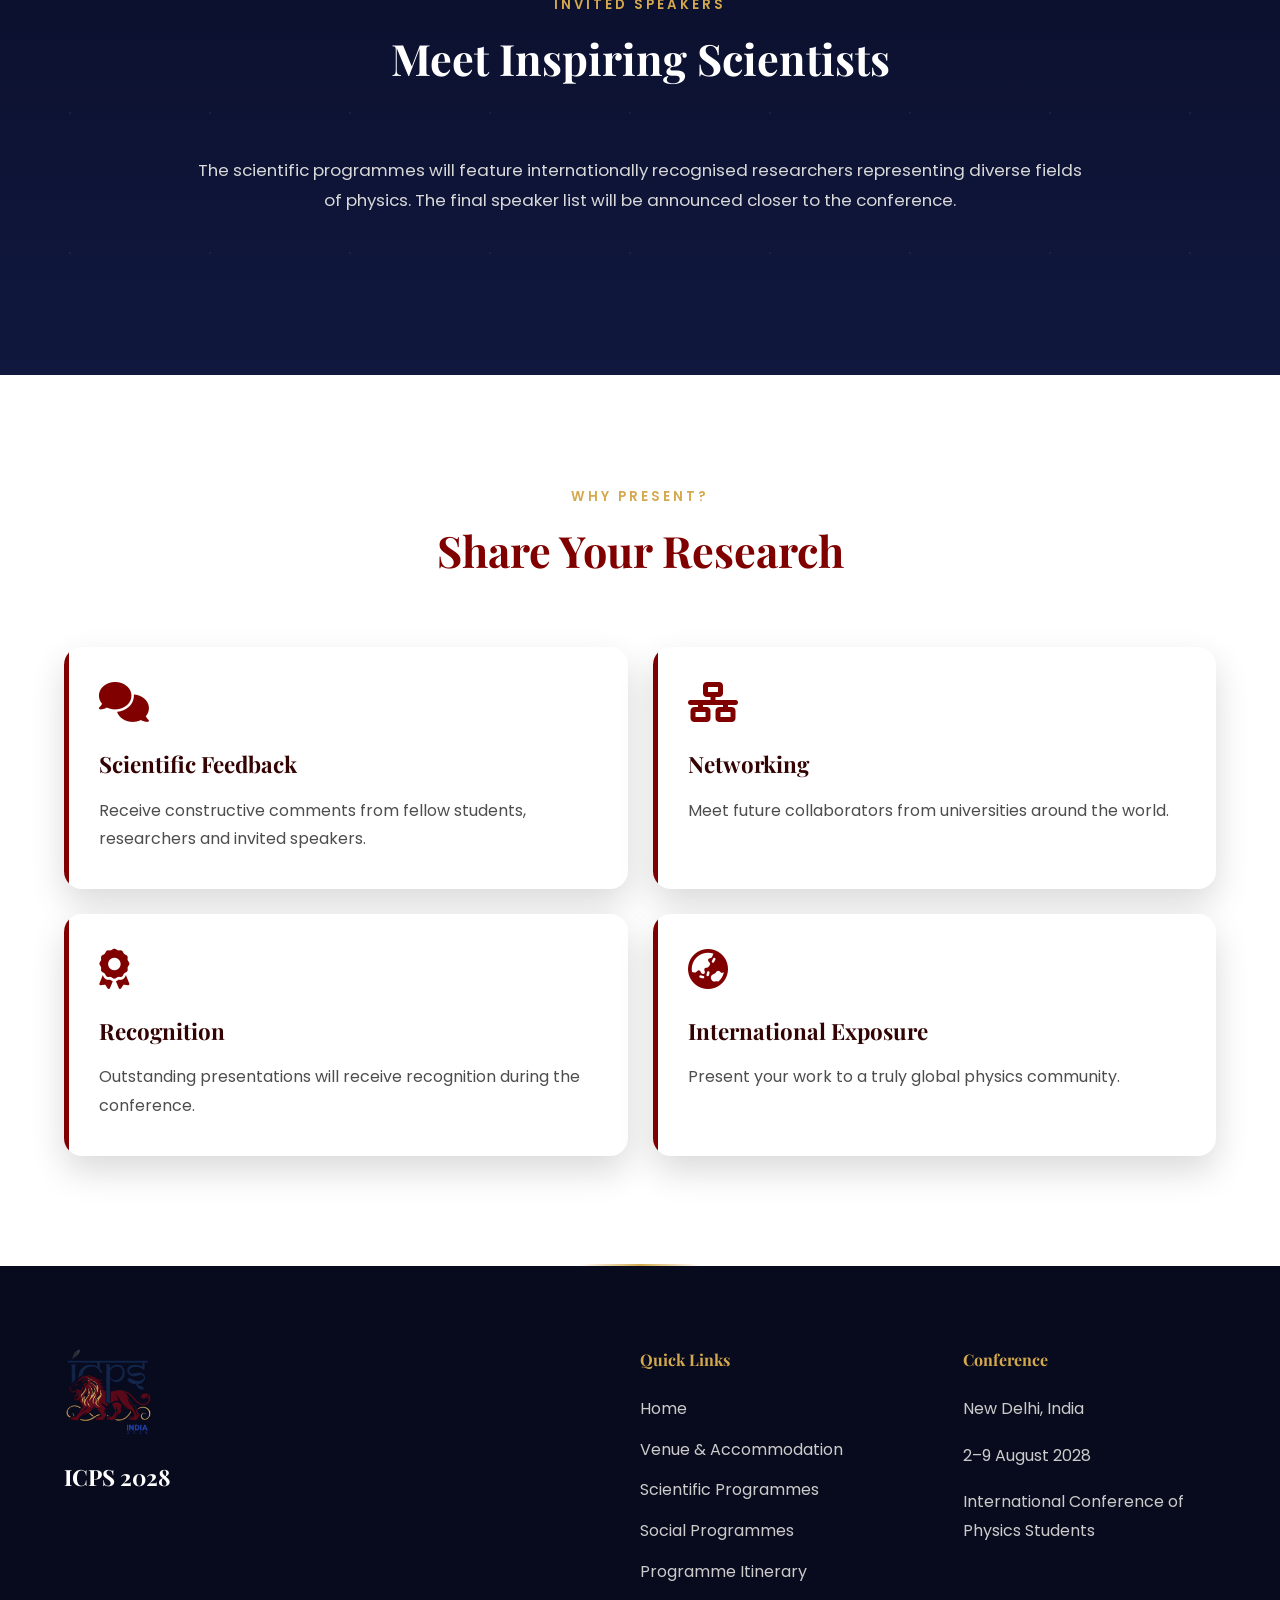
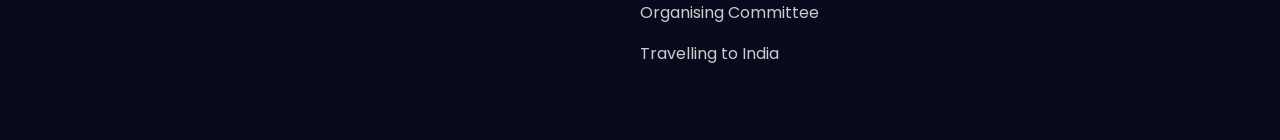
<file: scientific.html>
<!DOCTYPE html>
<html lang="en">

<head>

<meta charset="UTF-8">

<meta name="viewport"
content="width=device-width, initial-scale=1.0">

<title>
Scientific Programme | ICPS 2028
</title>

<link rel="icon" href="images/logo.png">

<link rel="preconnect"
href="https://fonts.googleapis.com">

<link rel="preconnect"
href="https://fonts.gstatic.com"
crossorigin>

<link href="https://fonts.googleapis.com/css2?family=Playfair+Display:wght@600;700&family=Poppins:wght@300;400;500;600;700&display=swap"
rel="stylesheet">

<link rel="stylesheet"
href="https://cdnjs.cloudflare.com/ajax/libs/font-awesome/6.6.0/css/all.min.css">

<link rel="stylesheet"
href="css/style.css">

</head>

<body>



<header id="header">

<div class="container nav-container">

<a href="index.html"
class="logo">

<img src="images/logo.png"
alt="Logo">

<div class="logo-text">

<h3>ICPS 2028</h3>

<span>New Delhi • India</span>

</div>

</a>

<nav>

<ul>

<li><a href="index.html">Home</a></li>

<li><a href="accommodation.html">
Venue & Accommodation
</a></li>

<li>
<a class="active"
href="scientific.html">
Scientific Programmes
</a>
</li>

<li>
<a href="social.html">
Social Programmes
</a>
</li>

<li>
<a href="schedule.html">
Programme Itinerary
</a>
</li>

<li>
<a href="committee.html">
Organising Committee
</a>
</li>

<li>
<a href="flights.html">
Travelling to India
</a>
</li>

</ul>

</nav>

<div class="mobile-menu">

<i class="fa-solid fa-bars"></i>

</div>

</div>

</header>



<!-- HERO -->

<section class="sub-hero">

<img src="images/hero-bg.jpg"
class="hero-bg">

<div class="overlay"></div>

<div class="container">

<h1>

Scientific Programmes

</h1>

</div>

</section>



<!-- INTRO -->

<section class="section">

<div class="container">

<div class="section-title">

<h5>

SCIENTIFIC PROGRAMMES

</h5>

<h2>

A Week Dedicated
to Physics

</h2>

</div>

<p style="max-width:950px;
margin:auto;
text-align:center;">

The scientific programmes of ICPS 2028 have been designed to encourage
learning, discussion and collaboration among physics students from
across the world. Through lectures, workshops, student presentations
and poster sessions, participants will explore a broad spectrum of
modern physics while exchanging ideas with peers and experts.

</p>

</div>

</section>



<!-- PROGRAMME HIGHLIGHTS -->

<section class="section alt-section">

<div class="container">

<div class="section-title">

<h5>

PROGRAMME
AT A GLANCE

</h5>

<h2>

Highlights

</h2>

</div>

<div class="feature-grid">

<div class="feature-card">

<i class="fa-solid fa-microphone-lines"></i>

<h3>

Invited Talks

</h3>

<p>

Leading physicists will
share insights into
frontier research and
future challenges.

</p>

</div>



<div class="feature-card">

<i class="fa-solid fa-users"></i>

<h3>

Student Talks

</h3>

<p>

Participants present
their research while
receiving valuable
feedback.

</p>

</div>



<div class="feature-card">

<i class="fa-solid fa-image"></i>

<h3>

Poster Sessions

</h3>

<p>

Interactive discussions
showcasing innovative
student research.

</p>

</div>



<div class="feature-card">

<i class="fa-solid fa-flask"></i>

<h3>

Hands-on Workshops

</h3>

<p>

Practical sessions on
research methods,
software and experiments.

</p>

</div>

</div>

</div>

</section>



<!-- SCIENTIFIC THEMES -->

<section class="section">

<div class="container">

<div class="section-title">

<h5>

SCIENTIFIC THEMES

</h5>

<h2>

Physics Without
Boundaries

</h2>

</div>

<div class="feature-grid">

<div class="feature-card">

<i class="fa-solid fa-atom"></i>

<h3>

Quantum Science

</h3>

<p>

Quantum technologies,
information science,
computing and
foundational physics.

</p>

</div>



<div class="feature-card">

<i class="fa-solid fa-star"></i>

<h3>

Astrophysics &
Cosmology

</h3>

<p>

Black holes,
gravitational waves,
cosmology and
high-energy astronomy.

</p>

</div>



<div class="feature-card">

<i class="fa-solid fa-magnet"></i>

<h3>

Condensed Matter

</h3>

<p>

Novel materials,
nanotechnology,
superconductors
and magnetism.

</p>

</div>



<div class="feature-card">

<i class="fa-solid fa-bolt"></i>

<h3>

Particle Physics

</h3>

<p>

Fundamental particles,
accelerators,
detectors and
future experiments.

</p>

</div>



<div class="feature-card">

<i class="fa-solid fa-satellite"></i>

<h3>

Space Science

</h3>

<p>

Planetary science,
remote sensing,
space missions and
satellite technologies.

</p>

</div>



<div class="feature-card">

<i class="fa-solid fa-robot"></i>

<h3>

AI in Physics

</h3>

<p>

Machine learning,
computational methods
and modern data-driven
research.

</p>

</div>

</div>

</div>

</section>

<!-- ================================= -->
<!-- WORKSHOPS & TUTORIALS -->
<!-- ================================= -->

<section class="section alt-section">

    <div class="container">

        <div class="section-title">

            <h5>WORKSHOPS & TUTORIALS</h5>

            <h2>
                Learn Beyond the Classroom
            </h2>

        </div>

        <div class="two-column">

            <div class="text-content">

                <p>

                    Interactive workshops will introduce participants to
                    emerging computational techniques, modern experimental
                    methods and research tools used across contemporary
                    physics. Sessions are designed to encourage active
                    participation rather than passive learning.

                </p>

                <p>

                    Tutorials will be conducted by experienced researchers
                    and invited experts, providing practical exposure to
                    techniques that students can apply in their own research.

                </p>

            </div>

            <div class="feature-grid">

                <div class="feature-card">

                    <i class="fa-solid fa-laptop-code"></i>

                    <h3>Computational Physics</h3>

                    <p>

                        Scientific computing,
                        simulations and data analysis.

                    </p>

                </div>

                <div class="feature-card">

                    <i class="fa-solid fa-brain"></i>

                    <h3>Machine Learning</h3>

                    <p>

                        AI applications in
                        modern physics research.

                    </p>

                </div>

                <div class="feature-card">

                    <i class="fa-solid fa-microscope"></i>

                    <h3>Experimental Techniques</h3>

                    <p>

                        Instrumentation,
                        measurements and laboratories.

                    </p>

                </div>

                <div class="feature-card">

                    <i class="fa-solid fa-chart-line"></i>

                    <h3>Research Skills</h3>

                    <p>

                        Scientific writing,
                        communication and publishing.

                    </p>

                </div>

            </div>

        </div>

    </div>

</section>



<!-- ================================= -->
<!-- LAB VISITS -->
<!-- ================================= -->

<section class="section">

<div class="container">

<div class="section-title">

<h5>

TECHNICAL VISITS

</h5>

<h2>

Experience Science in Action

</h2>

</div>

<p style="text-align:center;max-width:900px;margin:auto;">

Participants will have the opportunity to visit leading research
laboratories and scientific institutions in and around New Delhi,
providing first-hand exposure to cutting-edge research facilities,
advanced instrumentation and ongoing scientific projects.

</p>

<div class="stats">

<div class="stat-box">

<h3>

Research

</h3>

<span>

National Laboratories

</span>

</div>

<div class="stat-box">

<h3>

Innovation

</h3>

<span>

Technology Centres

</span>

</div>

<div class="stat-box">

<h3>

Industry

</h3>

<span>

Applied Physics

</span>

</div>

</div>

</div>

</section>



<!-- ================================= -->
<!-- INVITED SPEAKERS -->
<!-- ================================= -->

<section class="readiness">

<div class="container">

<div class="section-title">

<h5>

INVITED SPEAKERS

</h5>

<h2>

Meet Inspiring Scientists

</h2>

</div>

<p class="readiness-text">

The scientific programmes will feature internationally recognised
researchers representing diverse fields of physics. The final
speaker list will be announced closer to the conference.

</p>


</div>

</div>

</section>



<!-- ================================= -->
<!-- WHY PRESENT -->
<!-- ================================= -->

<section class="section">

<div class="container">

<div class="section-title">

<h5>

WHY PRESENT?

</h5>

<h2>

Share Your Research

</h2>

</div>

<div class="feature-grid">

<div class="feature-card">

<i class="fa-solid fa-comments"></i>

<h3>

Scientific Feedback

</h3>

<p>

Receive constructive comments
from fellow students,
researchers and invited speakers.

</p>

</div>

<div class="feature-card">

<i class="fa-solid fa-network-wired"></i>

<h3>

Networking

</h3>

<p>

Meet future collaborators
from universities
around the world.

</p>

</div>

<div class="feature-card">

<i class="fa-solid fa-award"></i>

<h3>

Recognition

</h3>

<p>

Outstanding presentations
will receive recognition
during the conference.

</p>

</div>

<div class="feature-card">

<i class="fa-solid fa-earth-asia"></i>

<h3>

International Exposure

</h3>

<p>

Present your work
to a truly global
physics community.

</p>

</div>

</div>

</div>

</section>



<!-- ================================= -->
<!-- FOOTER -->
<!-- ================================= -->

<footer>

<div class="container footer-grid">

<div>

<img src="images/logo.png"
class="footer-logo"
alt="ICPS Logo">

<h3>

ICPS 2028

</h3>

</div>

<div>

<h4>

Quick Links

</h4>

<ul>

<li><a href="index.html">Home</a></li>

<li><a href="accommodation.html">Venue & Accommodation</a></li>

<li><a href="scientific.html">Scientific Programmes</a></li>

<li><a href="social.html">Social Programmes</a></li>

<li><a href="schedule.html">Programme Itinerary</a></li>

<li><a href="committee.html">Organising Committee</a></li>

<li><a href="flights.html">Travelling to India</a></li>

</ul>

</div>

<div>

<h4>

Conference

</h4>

<p>

New Delhi, India

</p>

<p>

2–9 August 2028

</p>

<p>

International Conference of
Physics Students

</p>

</div>

</div>

</footer>

<script src="js/script.js"></script>

</body>

</html>
</file>
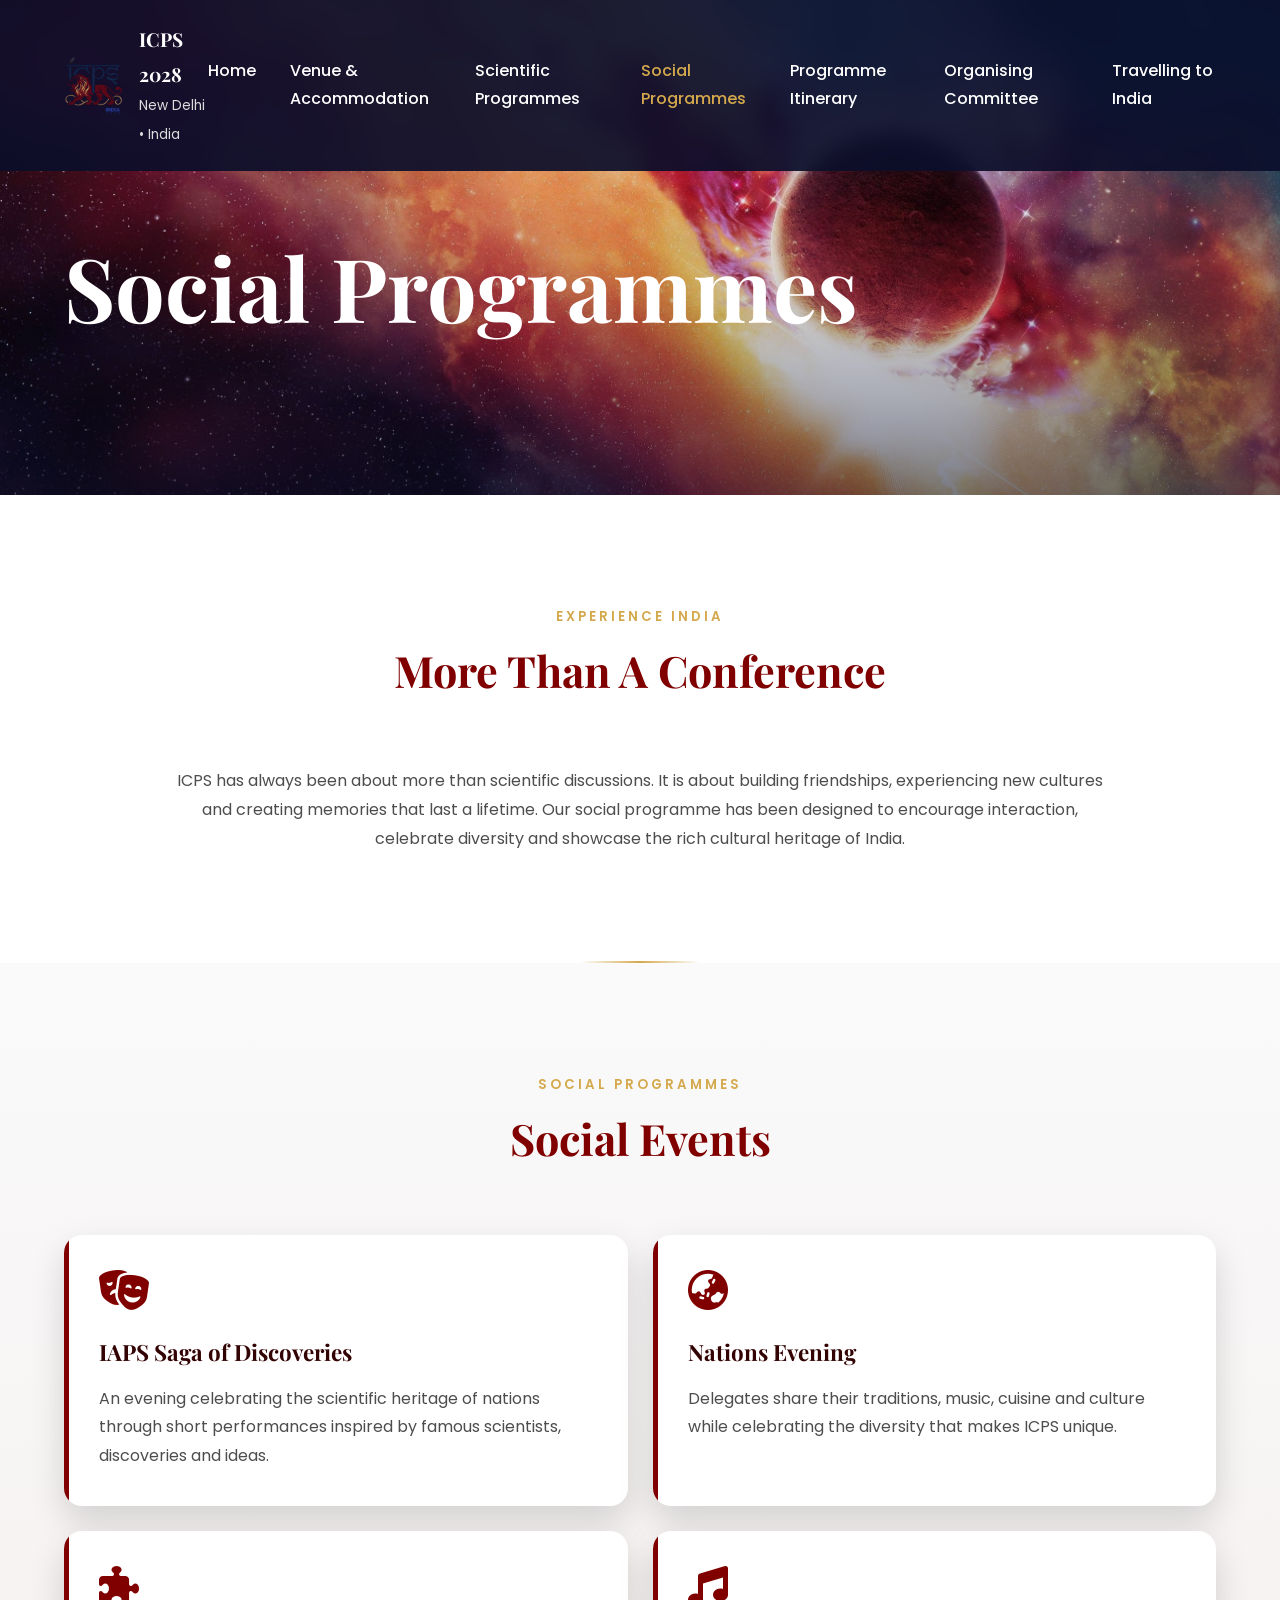
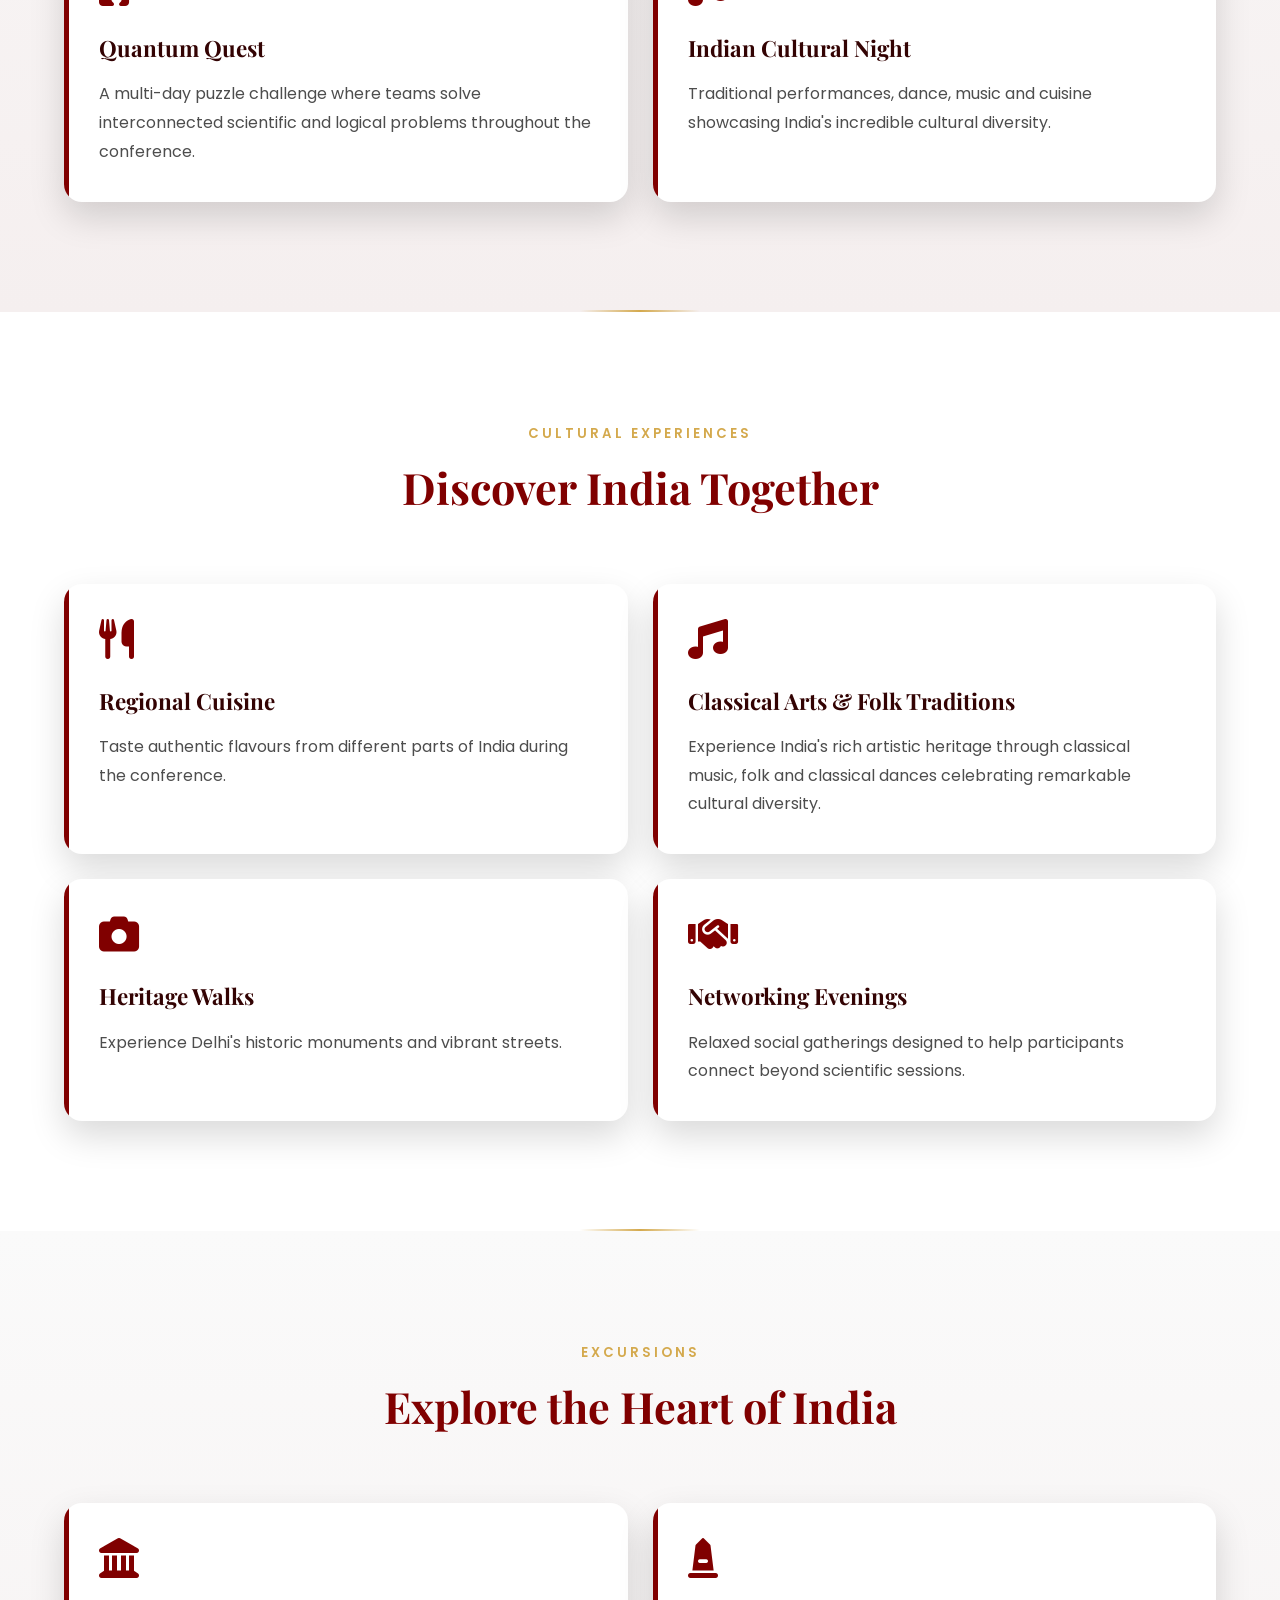
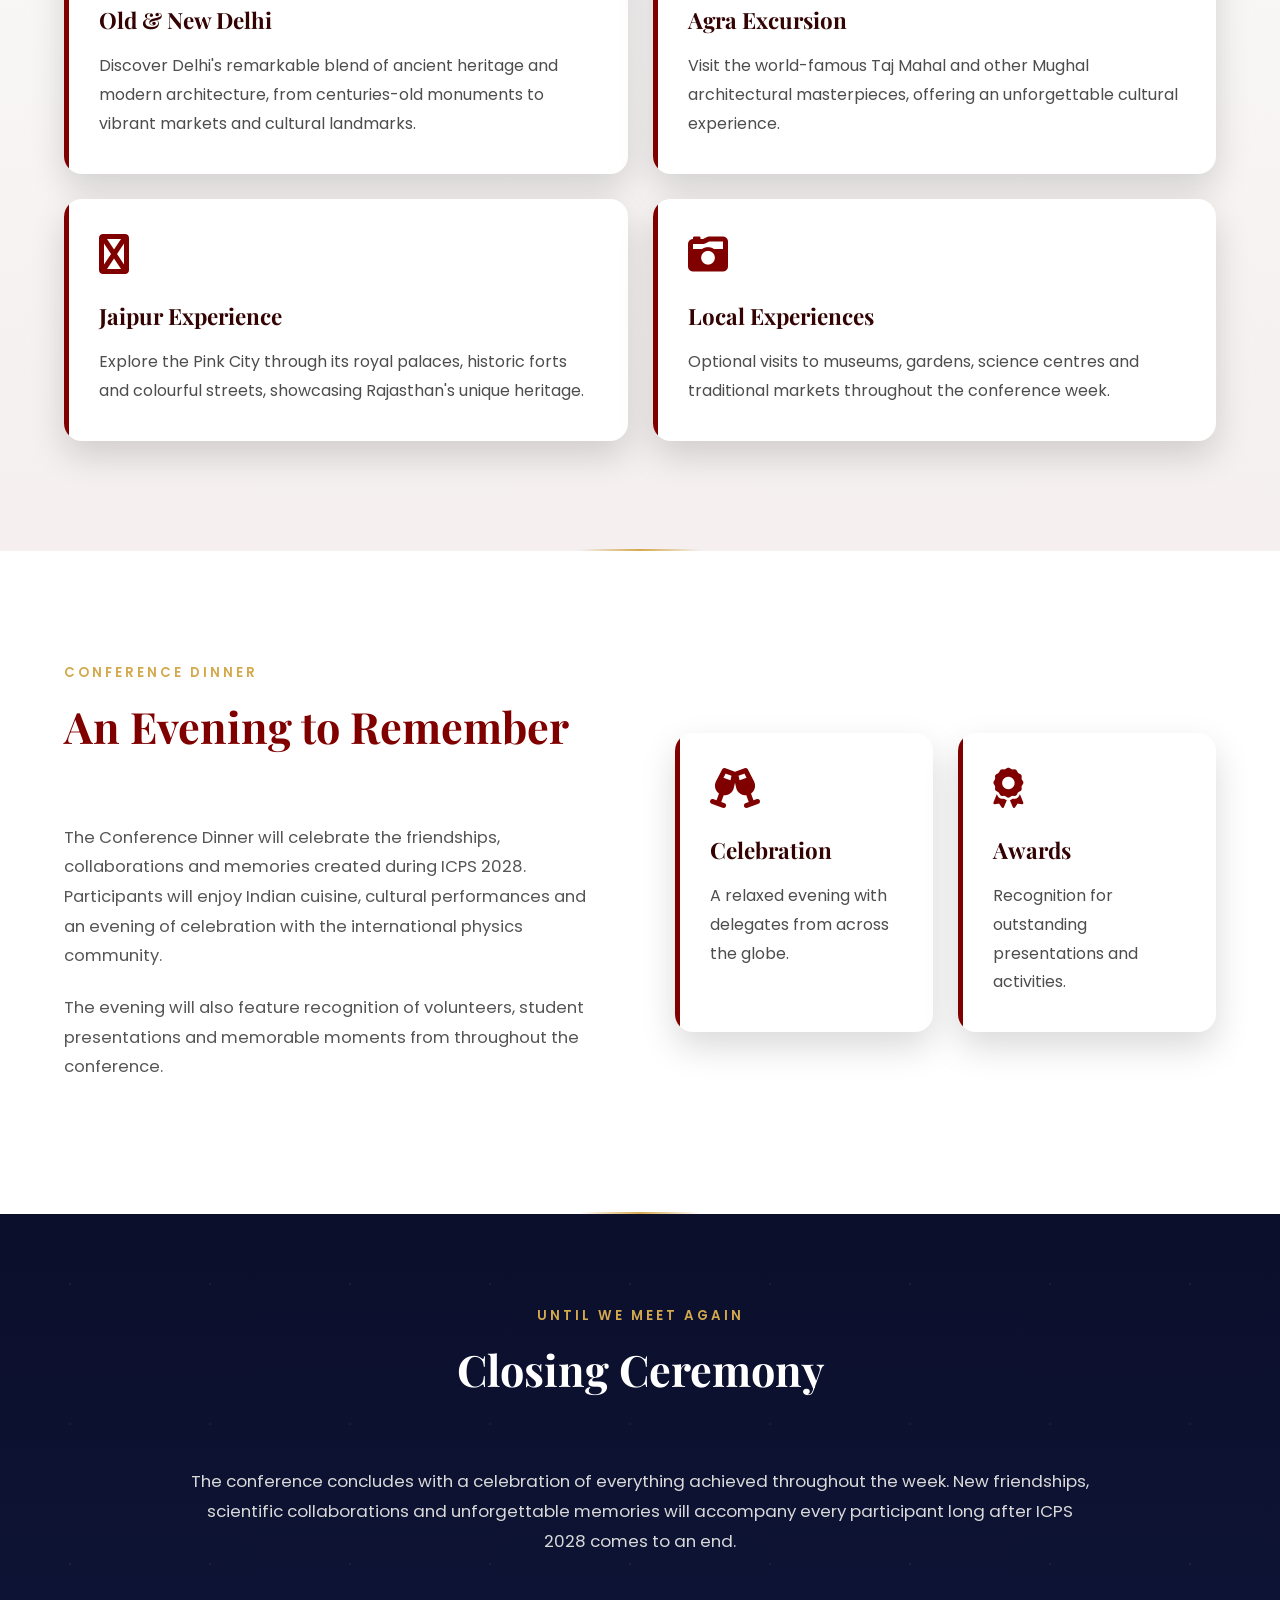
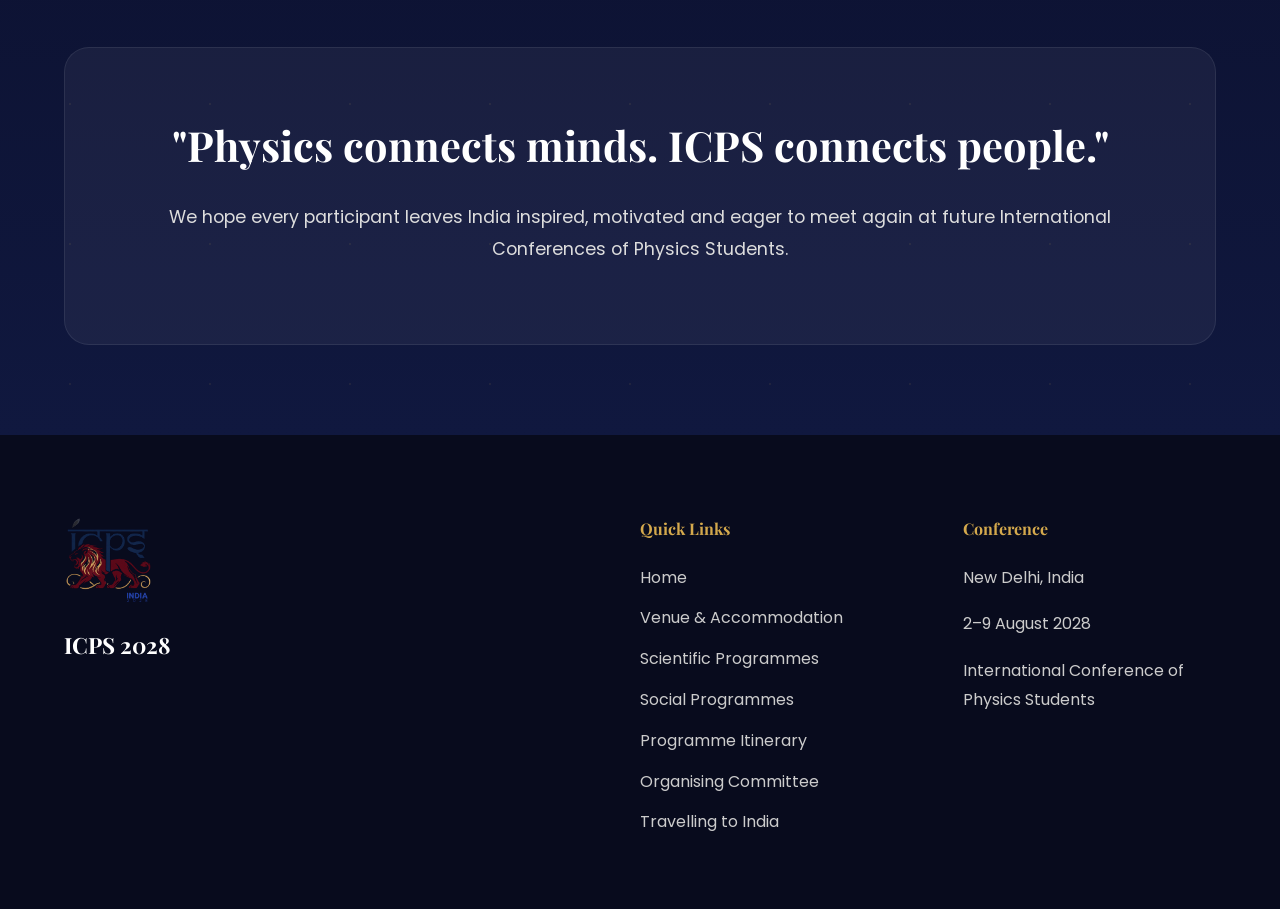
<file: social.html>
<!DOCTYPE html>
<html lang="en">

<head>

<meta charset="UTF-8">
<meta name="viewport" content="width=device-width, initial-scale=1.0">

<title>Social Events | ICPS 2028</title>

<link rel="icon" href="images/logo.png">

<link rel="preconnect" href="https://fonts.googleapis.com">

<link rel="preconnect" href="https://fonts.gstatic.com" crossorigin>

<link href="https://fonts.googleapis.com/css2?family=Playfair+Display:wght@600;700&family=Poppins:wght@300;400;500;600;700&display=swap"
rel="stylesheet">

<link rel="stylesheet"
href="https://cdnjs.cloudflare.com/ajax/libs/font-awesome/6.6.0/css/all.min.css">

<link rel="stylesheet"
href="css/style.css">

</head>

<body>

<header id="header">

<div class="container nav-container">

<a href="index.html" class="logo">

<img src="images/logo.png" alt="ICPS Logo">

<div class="logo-text">

<h3>ICPS 2028</h3>

<span>New Delhi • India</span>

</div>

</a>

<nav>

<ul>

<li><a href="index.html">Home</a></li>

<li><a href="accommodation.html">Venue & Accommodation</a></li>

<li><a href="scientific.html">Scientific Programmes</a></li>

<li><a class="active" href="social.html">Social Programmes</a></li>

<li><a href="schedule.html">Programme Itinerary</a></li>

<li><a href="committee.html">Organising Committee</a></li>

<li><a href="flights.html">Travelling to India</a></li>

</ul>

</nav>

<div class="mobile-menu">

<i class="fa-solid fa-bars"></i>

</div>

</div>

</header>



<!-- HERO -->

<section class="sub-hero">

<img src="images/hero-bg.jpg"
class="hero-bg">

<div class="overlay"></div>

<div class="container">

<h1>

Social Programmes

</h1>

</div>

</section>



<!-- INTRO -->

<section class="section">

<div class="container">

<div class="section-title">

<h5>

EXPERIENCE INDIA

</h5>

<h2>

More Than A Conference

</h2>

</div>

<p style="max-width:950px;margin:auto;text-align:center;">

ICPS has always been about more than scientific discussions. It is about
building friendships, experiencing new cultures and creating memories that
last a lifetime. Our social programme has been designed to encourage
interaction, celebrate diversity and showcase the rich cultural heritage
of India.

</p>

</div>

</section>



<!-- EVENTS -->

<section class="section alt-section">

<div class="container">

<div class="section-title">

<h5>

SOCIAL PROGRAMMES

</h5>

<h2>

Social Events

</h2>

</div>

<div class="feature-grid">

<div class="feature-card">

<i class="fa-solid fa-masks-theater"></i>

<h3>

IAPS Saga of Discoveries

</h3>

<p>

An evening celebrating the scientific
heritage of nations through short
performances inspired by famous
scientists, discoveries and ideas.

</p>

</div>



<div class="feature-card">

<i class="fa-solid fa-earth-asia"></i>

<h3>

Nations Evening

</h3>

<p>

Delegates share their traditions,
music, cuisine and culture while
celebrating the diversity that makes
ICPS unique.

</p>

</div>



<div class="feature-card">

<i class="fa-solid fa-puzzle-piece"></i>

<h3>

Quantum Quest

</h3>

<p>

A multi-day puzzle challenge where
teams solve interconnected scientific
and logical problems throughout
the conference.

</p>

</div>



<div class="feature-card">

<i class="fa-solid fa-music"></i>

<h3>

Indian Cultural Night

</h3>

<p>

Traditional performances, dance,
music and cuisine showcasing
India's incredible cultural diversity.

</p>

</div>

</div>

</div>

</section>



<!-- CULTURAL EXPERIENCE -->

<section class="section">

<div class="container">

<div class="section-title">

<h5>

CULTURAL EXPERIENCES

</h5>

<h2>

Discover India Together

</h2>

</div>

<div class="feature-grid">

<div class="feature-card">

<i class="fa-solid fa-utensils"></i>

<h3>

Regional Cuisine

</h3>

<p>

Taste authentic flavours from
different parts of India during
the conference.

</p>

</div>

<div class="feature-card">

    <i class="fa-solid fa-music"></i>

    <h3>

        Classical Arts & Folk Traditions

    </h3>

    <p>

        Experience India's rich artistic heritage through
        classical music,
        folk and classical dances celebrating remarkable cultural diversity.

    </p>

</div>

<div class="feature-card">

<i class="fa-solid fa-camera"></i>

<h3>

Heritage Walks

</h3>

<p>

Experience Delhi's historic
monuments and vibrant streets.

</p>

</div>

<div class="feature-card">

<i class="fa-solid fa-handshake"></i>

<h3>

Networking Evenings

</h3>

<p>

Relaxed social gatherings designed
to help participants connect
beyond scientific sessions.

</p>

</div>

</div>

</div>

</section>

<!-- ================================= -->
<!-- EXCURSIONS -->
<!-- ================================= -->

<section class="section alt-section">

<div class="container">

<div class="section-title">

<h5>

EXCURSIONS

</h5>

<h2>

Explore the Heart of India

</h2>

</div>

<div class="feature-grid">

<div class="feature-card">

<i class="fa-solid fa-landmark"></i>

<h3>

Old & New Delhi

</h3>

<p>

Discover Delhi's remarkable blend of
ancient heritage and modern architecture,
from centuries-old monuments to vibrant
markets and cultural landmarks.

</p>

</div>

<div class="feature-card">

<i class="fa-solid fa-monument"></i>

<h3>

Agra Excursion

</h3>

<p>

Visit the world-famous Taj Mahal and
other Mughal architectural masterpieces,
offering an unforgettable cultural experience.

</p>

</div>

<div class="feature-card">

<i class="fa-solid fa-fort-awesome"></i>

<h3>

Jaipur Experience

</h3>

<p>

Explore the Pink City through its royal
palaces, historic forts and colourful streets,
showcasing Rajasthan's unique heritage.

</p>

</div>

<div class="feature-card">

<i class="fa-solid fa-camera-retro"></i>

<h3>

Local Experiences

</h3>

<p>

Optional visits to museums, gardens,
science centres and traditional markets
throughout the conference week.

</p>

</div>

</div>

</div>

</section>



<!-- ================================= -->
<!-- CONFERENCE DINNER -->
<!-- ================================= -->

<section class="section">

<div class="container">

<div class="two-column">

<div class="text-content">

<div class="section-title left">

<h5>

CONFERENCE DINNER

</h5>

<h2>

An Evening to Remember

</h2>

</div>

<p>

The Conference Dinner will celebrate the friendships,
collaborations and memories created during ICPS 2028.
Participants will enjoy Indian cuisine, cultural performances
and an evening of celebration with the international
physics community.

</p>

<p>

The evening will also feature recognition of volunteers,
student presentations and memorable moments from
throughout the conference.

</p>

</div>

<div class="feature-grid">

<div class="feature-card">

<i class="fa-solid fa-champagne-glasses"></i>

<h3>

Celebration

</h3>

<p>

A relaxed evening with delegates
from across the globe.

</p>

</div>

<div class="feature-card">

<i class="fa-solid fa-award"></i>

<h3>

Awards

</h3>

<p>

Recognition for outstanding
presentations and activities.

</p>

</div>

</div>

</div>

</div>

</section>



<!-- ================================= -->
<!-- CLOSING -->
<!-- ================================= -->

<section class="readiness">

<div class="container">

<div class="section-title">

<h5>

UNTIL WE MEET AGAIN

</h5>

<h2>

Closing Ceremony

</h2>

</div>

<p class="readiness-text">

The conference concludes with a celebration of
everything achieved throughout the week. New friendships,
scientific collaborations and unforgettable memories
will accompany every participant long after ICPS 2028
comes to an end.

</p>

<div class="quote-box">

<h2>

"Physics connects minds.
ICPS connects people."

</h2>

<p>

We hope every participant leaves India inspired,
motivated and eager to meet again at future
International Conferences of Physics Students.

</p>

</div>

</div>

</section>



<!-- ================================= -->
<!-- FOOTER -->
<!-- ================================= -->

<footer>

<div class="container footer-grid">

<div>

<img src="images/logo.png"
class="footer-logo"
alt="ICPS Logo">

<h3>

ICPS 2028

</h3>

</div>

<div>

<h4>

Quick Links

</h4>

<ul>

<li><a href="index.html">Home</a></li>

<li><a href="accommodation.html">Venue & Accommodation</a></li>

<li><a href="scientific.html">Scientific Programmes</a></li>

<li><a href="social.html">Social Programmes</a></li>

<li><a href="schedule.html">Programme Itinerary</a></li>

<li><a href="committee.html">Organising Committee</a></li>

<li><a href="flights.html">Travelling to India</a></li>

</ul>

</div>

<div>

<h4>

Conference

</h4>

<p>

New Delhi, India

</p>

<p>

2–9 August 2028

</p>

<p>

International Conference of
Physics Students

</p>

</div>

</div>

</footer>

<script src="js/script.js"></script>

</body>

</html>
</file>
<file: css/style.css>
/* ===================================================
   ICPS 2028
   Main Stylesheet
   Part 1
=================================================== */


/*==============================
        GOOGLE VARIABLES
==============================*/

:root{

    --primary:#800000;
    --secondary:#330303;

    --white:#FFFFFF;

    --light:#E4D5D8;

    --navy:#0B0F2B;

    --gold:#D4A94D;

    --shadow:0 15px 35px rgba(0,0,0,.15);

    --radius:18px;

    --transition:.35s ease;

}


/*==============================
          RESET
==============================*/

*{

    margin:0;
    padding:0;
    box-sizing:border-box;

}

html{

    scroll-behavior:smooth;

}

body{

    font-family:'Poppins',sans-serif;

    color:var(--secondary);

    background:var(--white);

    overflow-x:hidden;

    line-height:1.8;

}

img{

    width:100%;

    display:block;

}

a{

    text-decoration:none;

}

ul{

    list-style:none;

}

section{

    padding:90px 0;

}

.container{

    width:90%;

    max-width:1250px;

    margin:auto;

}


/*==============================
        TYPOGRAPHY
==============================*/

h1,h2,h3,h4{

    font-family:'Playfair Display',serif;

    font-weight:700;

}

h1{

    font-size:5.5rem;

    color:white;

}

h1 span{

    color:var(--gold);

}

h2{

    font-size:2.7rem;

    color:var(--primary);

}

h3{

    font-size:1.4rem;

}

p{

    color:#4d4d4d;

    margin:18px 0;

}


/*==============================
        LOADER
==============================*/

#loader{

    position:fixed;

    inset:0;

    background:var(--navy);

    display:flex;

    flex-direction:column;

    justify-content:center;

    align-items:center;

    z-index:9999;

}

#loader img{

    width:120px;

    margin-bottom:20px;

}

#loader h2{

    color:white;

    letter-spacing:3px;

}

#loader span{

    color:var(--gold);

    margin-top:10px;

}


/*==============================
        HEADER
==============================*/

#header{

    position:fixed;

    top:0;

    left:0;

    width:100%;

    z-index:9999;

    background:rgba(11,15,43,.92);

    backdrop-filter:blur(10px);

    transition:.4s;

}

.nav-container{

    display:flex;

    justify-content:space-between;

    align-items:center;

    padding:22px 0;

}

.scrolled{

    box-shadow:0 10px 25px rgba(0,0,0,.25);

}

.logo{

    display:flex;

    align-items:center;

    gap:15px;

}

.logo img{

width:60px;

height:auto;

}

.logo h3{

    color:white;

    font-size:1.2rem;

}

.logo span{

    color:#ddd;

    font-size:.85rem;

}

nav ul{

    display:flex;

    gap:34px;

}

nav a{

    color:white;

    font-weight:500;

    transition:var(--transition);

    position:relative;

}

nav a::after{

    content:"";

    position:absolute;

    left:0;

    bottom:-6px;

    width:0;

    height:2px;

    background:var(--gold);

    transition:.35s;

}

nav a:hover::after{

    width:100%;

}

nav a:hover{

    color:var(--gold);

}

.active{

    color:var(--gold);

}

.mobile-menu{

    display:none;

    color:white;

    font-size:1.6rem;

    cursor:pointer;

}


/*==============================
            HERO
==============================*/

.hero{

    position:relative;

    min-height:100vh;

    display:flex;

    justify-content:center;

    align-items:center;

    overflow:hidden;

}

.hero-bg{

    position:absolute;

    inset:0;

    width:100%;

    height:100%;

    object-fit:cover;

    z-index:-3;

}

.overlay{

    position:absolute;

    inset:0;

    background:linear-gradient(
        to bottom,
        rgba(11,15,43,0) 0%,
        rgba(11,15,43,0.05) 25%,
        rgba(11,15,43,0.15) 55%,
        rgba(11,15,43,0.35) 80%,
        rgba(11,15,43,0.55) 100%
    );

    z-index:-2;

}

.hero-content{

    text-align:center;

    margin-top:80px;

}

.welcome{

    letter-spacing:6px;

    color:white;

    text-transform:uppercase;

    font-size:.85rem;

}


.hero h2{

    color:white;

    margin-top:10px;

    font-size:2rem;

}

.tagline{

    color:#ededed;

    font-size:1.2rem;

    margin:25px auto;

    max-width:700px;

}

.registration{

    margin-bottom:45px;

}


/*==============================
      DISCOVER BUTTON
==============================*/

.discover-btn{

    display:inline-flex;

    align-items:center;

    gap:12px;

    margin-top:40px;

    background:var(--primary);

    color:white;

    padding:16px 34px;

    border-radius:40px;

    transition:.35s;

    box-shadow:0 12px 30px rgba(0,0,0,.25);

}

.discover-btn:hover{

    background:var(--gold);

    color:var(--secondary);

    transform:translateY(-4px);

}


/*==============================
      STAR BACKGROUND
==============================*/

.stars{

    position:absolute;

    inset:0;

    background-image:
        radial-gradient(white 1px,transparent 1px),
        radial-gradient(var(--gold) 1px,transparent 1px);

    background-size:90px 90px,160px 160px;

    opacity:.35;

    animation:starsMove 80s linear infinite;

    z-index:-1;

}

@keyframes starsMove{

    from{

        transform:translateY(0);

    }

    to{

        transform:translateY(-700px);

    }

}


/*==============================
     SCROLL INDICATOR
==============================*/

.scroll-indicator{

    position:absolute;

    bottom:30px;

    left:50%;

    transform:translateX(-50%);

}

.scroll-indicator span{

    display:block;

    width:28px;

    height:48px;

    border:2px solid white;

    border-radius:30px;

    position:relative;

}

.scroll-indicator span::before{

    content:"";

    position:absolute;

    width:7px;

    height:7px;

    background:white;

    border-radius:50%;

    left:50%;

    transform:translateX(-50%);

    animation:scroll 1.6s infinite;

}

@keyframes scroll{

    0%{

        top:8px;
        opacity:1;

    }

    100%{

        top:28px;
        opacity:0;

    }

}
/*==================================================
                PART 2
        CONTENT SECTIONS
==================================================*/


/*==============================
        COUNTDOWN
==============================*/

.countdown{

    display:flex;

    justify-content:center;

    gap:22px;

    margin-top:45px;

    flex-wrap:wrap;

}

.time-box{

    width:115px;

    height:115px;

    border-radius:20px;

    background:rgba(255,255,255,.08);

    backdrop-filter:blur(15px);

    border:1px solid rgba(255,255,255,.15);

    display:flex;

    flex-direction:column;

    justify-content:center;

    align-items:center;

    transition:.35s;

    box-shadow:0 20px 35px rgba(0,0,0,.25);

}

.time-box:hover{

    transform:translateY(-8px);

    border-color:var(--gold);

    box-shadow:0 0 25px rgba(212,169,77,.35);

}

.time-box h3{

    font-size:2.5rem;

    color:white;

    margin-bottom:8px;

}

.time-box span{

    color:var(--gold);

    text-transform:uppercase;

    font-size:.8rem;

    letter-spacing:2px;

}



/*==============================
        SECTION TITLE
==============================*/

.section-title{

    text-align:center;

    margin-bottom:70px;

}

.section-title.left{

    text-align:left;

}

.section-title h5{

    color:var(--gold);

    letter-spacing:3px;

    margin-bottom:14px;

    font-weight:600;

}

.section-title h2{

    max-width:750px;

    margin:auto;

    line-height:1.25;

}

.section-title.left h2{

    margin:0;

}



/*==============================
        LAYOUT
==============================*/

.two-column{

    display:grid;

    grid-template-columns:1fr 1fr;

    gap:70px;

    align-items:center;

}

.two-column.reverse{

    direction:rtl;

}

.two-column.reverse>*{

    direction:ltr;

}



/*==============================
        TEXT
==============================*/

.text-content p{

    font-size:1.03rem;

    color:#555;

    margin-bottom:22px;

}



/*==============================
      FEATURE GRID
==============================*/

.feature-grid{

    display:grid;

    grid-template-columns:repeat(2,1fr);

    gap:25px;

}



/*==============================
      FEATURE CARD
==============================*/

.feature-card{

    background:white;

    padding:35px;

    border-radius:18px;

    box-shadow:var(--shadow);

    transition:.4s;

    position:relative;

    overflow:hidden;

}

.feature-card::before{

    content:"";

    position:absolute;

    top:0;

    left:0;

    width:5px;

    height:100%;

    background:var(--primary);

    transition:.35s;

}

.feature-card:hover{

    transform:translateY(-10px);

    box-shadow:0 30px 45px rgba(0,0,0,.18);

}

.feature-card:hover::before{

    width:100%;

    opacity:.05;

}

.feature-card i{

    font-size:2.5rem;

    color:var(--primary);

    margin-bottom:22px;

}

.feature-card h3{

    margin-bottom:12px;

    color:var(--secondary);

}

.feature-card p{

    margin:0;

}



/*==============================
      IMAGE BLOCK
==============================*/

.image-content{

    position:relative;

}

.image-content img{

    border-radius:22px;

    box-shadow:0 35px 55px rgba(0,0,0,.22);

    transition:.45s;

}

.image-content:hover img{

    transform:scale(1.03);

}



/*==============================
      ALT SECTION
==============================*/

.alt-section{

    background:linear-gradient(

        to bottom,

        #fafafa,

        #f5efef

    );

}



/*==============================
        STATS
==============================*/

.stats{

    display:flex;

    gap:22px;

    margin-top:40px;

    flex-wrap:wrap;

}

.stat-box{

    flex:1;

    min-width:150px;

    background:white;

    padding:28px;

    border-radius:18px;

    text-align:center;

    box-shadow:var(--shadow);

    transition:.35s;

}

.stat-box:hover{

    transform:translateY(-8px);

}

.stat-box h3{

    font-size:2.4rem;

    color:var(--primary);

}

.stat-box span{

    color:#666;

    font-size:.92rem;

}



/*==============================
      DECORATIVE LINE
==============================*/

.section{

    position:relative;

}

.section::after{

    content:"";

    position:absolute;

    bottom:0;

    left:50%;

    transform:translateX(-50%);

    width:120px;

    height:2px;

    background:linear-gradient(

        to right,

        transparent,

        var(--gold),

        transparent

    );

}



/*==============================
        SUBTLE GLOW
==============================*/

.feature-card:hover i{

    color:var(--gold);

}

.image-content::before{

    content:"";

    position:absolute;

    inset:-15px;

    border:2px solid rgba(212,169,77,.25);

    border-radius:28px;

    z-index:-1;

}



/*==============================
      SECTION SPACING
==============================*/

.section{

    padding-top:110px;

    padding-bottom:110px;

}
/*==================================================
                PART 3
        FOOTER • RESPONSIVE • ANIMATIONS
==================================================*/


/*==============================
        READY SECTION
==============================*/

.readiness{

    background:linear-gradient(
        180deg,
        var(--navy),
        #10183f
    );

    color:white;

    position:relative;

    overflow:hidden;

}

.readiness::before{

    content:"";

    position:absolute;

    inset:0;

    background-image:
        radial-gradient(var(--gold) 1px, transparent 1px);

    background-size:140px 140px;

    opacity:.08;

}

.readiness .container{

    position:relative;

    z-index:2;

}

.readiness .section-title h2{

    color:white;

}

.readiness .section-title h5{

    color:var(--gold);

}

.readiness-text{

    max-width:900px;

    margin:auto;

    text-align:center;

    color:#d9d9d9;

    font-size:1.05rem;

    margin-bottom:70px;

}



/*==============================
        READY GRID
==============================*/

.ready-grid{

    display:grid;

    grid-template-columns:repeat(3,1fr);

    gap:30px;

}

.ready-card{

    background:rgba(255,255,255,.08);

    border:1px solid rgba(255,255,255,.10);

    border-radius:20px;

    padding:40px;

    text-align:center;

    transition:all .35s ease;

    position:relative;

    overflow:hidden;

}

.ready-card:hover{

    background:rgba(255,255,255,.12);

    border-color:var(--gold);

    transform:translateY(-10px);

}

.ready-card::before{

    content:"";

    position:absolute;

    inset:0;

    background:rgba(255,255,255,.05);

    pointer-events:none;

}

.ready-card h3,
.ready-card p{

    color:white;

}

.ready-card:hover h3,
.ready-card:hover p{

    color:white;

}



.ready-card i{

    font-size:3rem;

    color:var(--gold);

    margin-bottom:25px;

}

.ready-card h3{

    color:white;

    margin-bottom:15px;

}

.ready-card p{

    color:#d9d9d9;

}



/*==============================
        QUOTE BOX
==============================*/

.quote-box{

    margin-top:90px;

    padding:60px;

    border-radius:25px;

    text-align:center;

    background:rgba(255,255,255,.05);

    border:1px solid rgba(255,255,255,.08);

}

.quote-box h2{

    color:white;

    font-size:2.6rem;

    margin-bottom:20px;

}

.quote-box p{

    color:#ddd;

    font-size:1.1rem;

}



/*==============================
            FOOTER
==============================*/

footer{

    background:#080b1d;

    color:white;

    padding-top:80px;

}

.footer-grid{

    display:grid;

    grid-template-columns:2fr 1fr 1fr;

    gap:70px;

    padding-bottom:60px;

}

.footer-logo{

    width:90px;

    margin-bottom:20px;

}

footer h3{

    color:white;

    margin-bottom:15px;

}

footer h4{

    margin-bottom:20px;

    color:var(--gold);

}

footer p{

    color:#cccccc;

}

footer ul li{

    margin-bottom:12px;

}

footer a{

    color:#cccccc;

    transition:.3s;

}

footer a:hover{

    color:var(--gold);

    padding-left:6px;

}

.copyright{

    border-top:1px solid rgba(255,255,255,.08);

    text-align:center;

    padding:25px;

    color:#999;

}



/*==============================
        FADE ANIMATION
==============================*/

.reveal{

    opacity:0;

    transform:translateY(50px);

    transition:all .8s ease;

}

.reveal.active{

    opacity:1;

    transform:translateY(0);

}



/*==============================
        BUTTON GLOW
==============================*/

.discover-btn{

    position:relative;

    overflow:hidden;

}

.discover-btn::before{

    content:"";

    position:absolute;

    width:0;

    height:100%;

    left:0;

    top:0;

    background:rgba(255,255,255,.18);

    transition:.5s;

}

.discover-btn:hover::before{

    width:100%;

}



/*==============================
        LOADER FADE
==============================*/

.loader-hidden{

    opacity:0;

    visibility:hidden;

    transition:.6s;

}



/*==============================
        RESPONSIVE
==============================*/

@media(max-width:1100px){

    .two-column{

        grid-template-columns:1fr;

        gap:50px;

    }

    .feature-grid{

        grid-template-columns:1fr 1fr;

    }

    .ready-grid{

        grid-template-columns:1fr;

    }

    .footer-grid{

        grid-template-columns:1fr;

        text-align:center;

    }

}



@media(max-width:900px){

    nav{

        position:fixed;

        top:0;

        right:-100%;

        width:300px;

        height:100vh;

        background:var(--navy);

        transition:.4s;

        padding-top:120px;

    }

    nav.active{

        right:0;

    }

    nav ul{

        flex-direction:column;

        gap:28px;

        padding-left:40px;

    }

    .mobile-menu{

        display:block;

    }

    h1{

        font-size:4rem;

    }

    .countdown{

        gap:15px;

    }

    .time-box{

        width:110px;

        height:110px;

    }

}



@media(max-width:768px){

    section{

        padding:80px 0;

    }

    h1{

        font-size:3rem;

    }

    h2{

        font-size:2rem;

    }

    .hero h2{

        font-size:1.5rem;

    }

    .feature-grid{

        grid-template-columns:1fr;

    }

    .stats{

        flex-direction:column;

    }

    .quote-box{

        padding:40px 25px;

    }

}



@media(max-width:520px){

    .container{

        width:92%;

    }

    .countdown{

        grid-template-columns:repeat(2,1fr);

    }

    .time-box{

        width:95px;

        height:95px;

    }

    .time-box h3{

        font-size:2rem;

    }

    .discover-btn{

        padding:14px 24px;

        font-size:.9rem;

    }

}



/*==============================
        SELECTION
==============================*/

::selection{

    background:var(--primary);

    color:white;

}



/*==============================
        SCROLLBAR
==============================*/

::-webkit-scrollbar{

    width:10px;

}

::-webkit-scrollbar-track{

    background:#f0f0f0;

}

::-webkit-scrollbar-thumb{

    background:var(--primary);

    border-radius:20px;

}

::-webkit-scrollbar-thumb:hover{

    background:#5f0000;

}

.hero-logo{

    width:160px;

    height:auto;

    display:block;

    margin:0 auto 30px;

}

.registration{

    margin-top:45px;
    margin-bottom:35px;

    font-size:2rem;
    font-weight:600;

    color:var(--gold);

}

.scroll-down{

    display:inline-block;

    margin-top:40px;

    padding:15px 38px;

    background:#800000;

    color:#fff;

    text-decoration:none;

    border-radius:40px;

    font-weight:600;

    transition:.3s;

    box-shadow:0 10px 30px rgba(0,0,0,.25);

}
.scroll-down:hover{

    background:#a10000;

    transform:translateY(-3px);

}
.sub-hero{

    position:relative;

    min-height:55vh;

    padding-top:170px;

    display:flex;

    align-items:center;

}
</file>
